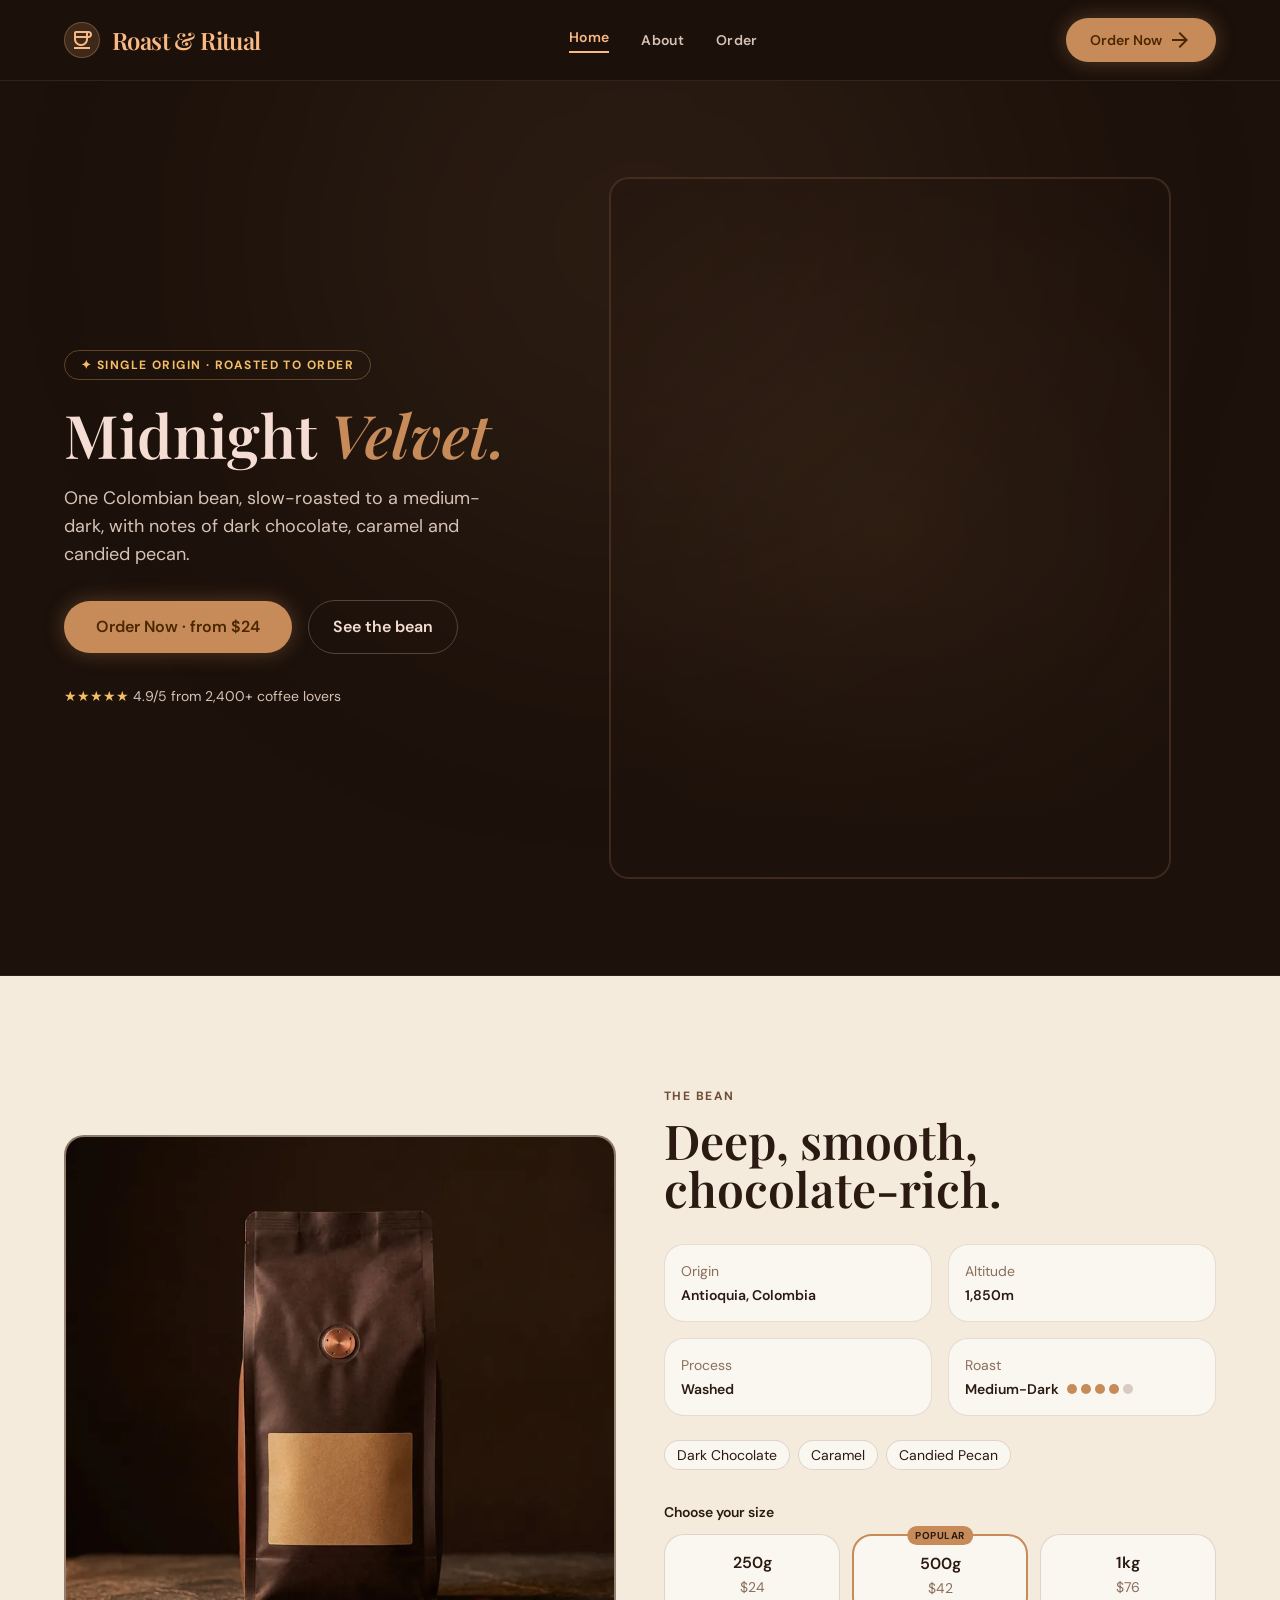
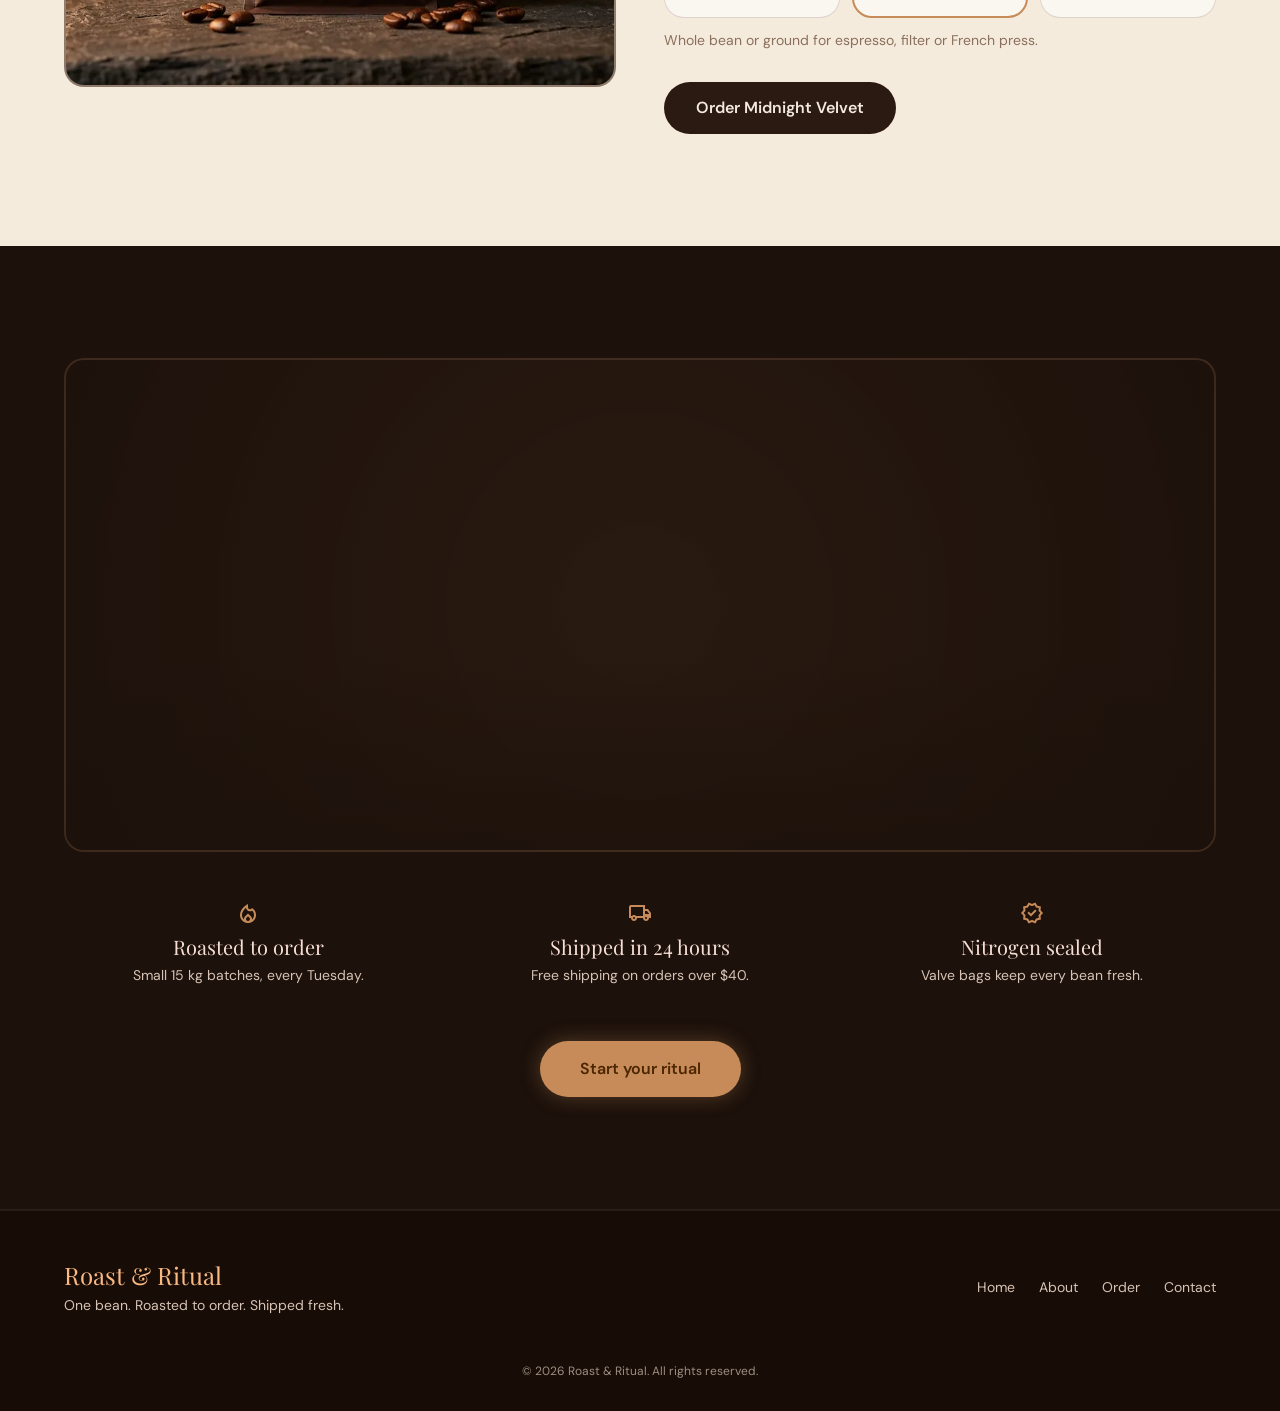
<file: index.html>
<!DOCTYPE html>
<html class="dark" lang="en">
<head>
  <meta charset="utf-8"/>
  <meta name="viewport" content="width=device-width, initial-scale=1.0"/>
  <title>Midnight Velvet — Roast &amp; Ritual</title>
  <meta name="description" content="Midnight Velvet: single-origin Colombian coffee beans with notes of dark chocolate, caramel and candied pecan. Roasted to order, shipped within 24 hours."/>
  <link rel="icon" type="image/svg+xml" href="favicon.svg?v=2"/>
  <link rel="icon" type="image/x-icon" href="favicon.ico?v=2"/>
  <link rel="apple-touch-icon" sizes="180x180" href="assets/apple-touch-icon.png?v=2"/>
  <link rel="preload" href="assets/fonts/dmsans-latin.woff2" as="font" type="font/woff2" crossorigin=""/>
  <link rel="preload" href="assets/fonts/playfair-display-latin.woff2" as="font" type="font/woff2" crossorigin=""/>
  <link rel="preload" href="assets/fonts/material-symbols-outlined.woff2" as="font" type="font/woff2" crossorigin=""/>
  <link rel="preload" href="assets/home-hero-brew-poster.webp" as="image" type="image/webp" fetchpriority="high"/>
  <link rel="stylesheet" href="css/styles.css"/>
  <script>document.documentElement.classList.add("js")</script>
</head>
<body class="bg-surface text-on-surface antialiased overflow-x-hidden">

  <header class="sticky top-0 z-50 bg-surface/85 backdrop-blur-md border-b border-outline-variant/40">
    <div class="max-w-[1200px] mx-auto px-6 h-20 flex items-center justify-between">
      <a class="flex items-center gap-3" href="index.html" aria-label="Roast &amp; Ritual home">
        <span class="w-9 h-9 rounded-full bg-primary-container/20 border border-primary-container/40 flex items-center justify-center">
          <span class="material-symbols-outlined text-primary text-2xl" aria-hidden="true">coffee</span>
        </span>
        <span class="font-serif text-2xl text-primary font-semibold tracking-tight">Roast &amp; Ritual</span>
      </a>
      <nav class="hidden md:flex items-center gap-8 text-sm font-semibold tracking-wide" aria-label="Main">
        <a class="text-primary border-b-2 border-primary pb-1" href="index.html" aria-current="page">Home</a>
        <a class="text-on-surface-variant hover:text-secondary transition-colors" href="about.html">About</a>
        <a class="text-on-surface-variant hover:text-secondary transition-colors" href="order.html">Order</a>
      </nav>
      <div class="flex items-center gap-3">
        <a class="hidden sm:flex bg-primary-container text-on-primary-container text-sm font-semibold px-6 py-2.5 rounded-full hover:bg-secondary transition-colors shadow-glow items-center gap-1.5" href="order.html">
          Order Now <span class="material-symbols-outlined text-base" aria-hidden="true">arrow_forward</span>
        </a>
        <button id="mobile-menu-btn" class="md:hidden p-2 text-on-surface-variant" aria-label="Open menu" aria-expanded="false" aria-controls="mobile-menu">
          <span class="material-symbols-outlined text-2xl" aria-hidden="true">menu</span>
        </button>
      </div>
    </div>
    <div id="mobile-menu" class="hidden md:hidden border-t border-outline-variant/40 px-6 pb-4 text-base font-semibold">
      <a class="block py-3 text-primary" href="index.html">Home</a>
      <a class="block py-3 text-on-surface-variant" href="about.html">About</a>
      <a class="block py-3 text-on-surface-variant" href="order.html">Order</a>
      <a class="mt-2 block text-center bg-primary-container text-on-primary-container px-6 py-3 rounded-full" href="order.html">Order Now</a>
    </div>
  </header>

  <main>
    <!-- HERO · Asset 1 -->
    <section class="relative overflow-hidden border-b border-outline-variant/30">
      <div class="absolute -top-40 left-1/4 w-[640px] h-[640px] rounded-full bg-primary-container/10 blur-[140px] pointer-events-none"></div>
      <div class="relative max-w-[1200px] mx-auto px-6 py-16 lg:py-24 grid lg:grid-cols-12 gap-12 items-center">
        <div class="lg:col-span-5">
          <p class="inline-flex items-center gap-2 text-xs font-bold tracking-[0.12em] uppercase text-secondary border border-secondary/30 rounded-full px-4 py-1.5">✦ Single origin · Roasted to order</p>
          <h1 class="font-serif text-5xl lg:text-6xl leading-[1.05] font-semibold mt-6">Midnight <em class="text-primary-container">Velvet.</em></h1>
          <p class="text-lg text-on-surface-variant mt-5 max-w-md">One Colombian bean, slow-roasted to a medium-dark, with notes of dark chocolate, caramel and candied pecan.</p>
          <div class="flex flex-wrap items-center gap-4 mt-8">
            <a class="bg-primary-container text-on-primary-container font-semibold px-8 py-3.5 rounded-full hover:bg-secondary transition-colors shadow-glow" href="order.html">Order Now · from $24</a>
            <a class="text-on-surface font-semibold px-6 py-3.5 rounded-full border border-outline-variant hover:border-primary-container transition-colors" href="#product">See the bean</a>
          </div>
          <p class="mt-8 text-sm text-on-surface-variant"><span class="text-secondary">★★★★★</span> 4.9/5 from 2,400+ coffee lovers</p>
        </div>
        <div class="lg:col-span-7">
          <div class="asset-slot asset-fade aspect-[4/5] max-h-[78vh] mx-auto is-loaded" data-asset="home-hero-brew.mp4">
            <span class="asset-label"><span class="material-symbols-outlined" aria-hidden="true">coffee_maker</span>[ASSET: home-hero-brew.mp4]</span>
            <video class="asset-media" src="assets/home-hero-brew.mp4" poster="assets/home-hero-brew-poster.webp" autoplay muted loop playsinline preload="metadata" fetchpriority="high" aria-hidden="true"></video>
          </div>
        </div>
      </div>
    </section>

    <!-- PRODUCT · Asset 2 -->
    <section id="product" class="bg-latte-cream text-deep-roast">
      <div class="max-w-[1200px] mx-auto px-6 py-20 lg:py-28 grid lg:grid-cols-2 gap-12 items-center">
        <div class="reveal">
          <div class="asset-slot aspect-square is-loaded" data-asset="product-bag.jpg">
            <span class="asset-label"><span class="material-symbols-outlined" aria-hidden="true">inventory_2</span>[ASSET: product-bag.jpg]</span>
            <picture class="asset-media">
              <source type="image/webp" srcset="assets/product-bag-400.webp 400w, assets/product-bag-800.webp 800w, assets/product-bag.webp 1024w" sizes="(max-width: 640px) 90vw, (max-width: 1024px) 50vw, 560px"/>
              <img class="asset-media" src="assets/product-bag.jpg" alt="Midnight Velvet coffee bag" width="1024" height="1024" loading="lazy" decoding="async"/>
            </picture>
          </div>
        </div>
        <div class="reveal">
          <p class="text-xs font-bold tracking-[0.12em] uppercase text-mocha-brown">The bean</p>
          <h2 class="font-serif text-4xl lg:text-5xl font-semibold mt-3">Deep, smooth, chocolate-rich.</h2>
          <dl class="grid grid-cols-2 gap-4 mt-8 text-sm">
            <div class="bg-crema-white rounded-card p-4 border border-mocha-brown/15"><dt class="text-muted-mocha">Origin</dt><dd class="font-semibold mt-1">Antioquia, Colombia</dd></div>
            <div class="bg-crema-white rounded-card p-4 border border-mocha-brown/15"><dt class="text-muted-mocha">Altitude</dt><dd class="font-semibold mt-1">1,850m</dd></div>
            <div class="bg-crema-white rounded-card p-4 border border-mocha-brown/15"><dt class="text-muted-mocha">Process</dt><dd class="font-semibold mt-1">Washed</dd></div>
            <div class="bg-crema-white rounded-card p-4 border border-mocha-brown/15"><dt class="text-muted-mocha">Roast</dt><dd class="font-semibold mt-1 flex items-center gap-2">Medium-Dark <span class="flex gap-1" aria-hidden="true"><i class="w-2.5 h-2.5 rounded-full bg-caramel-gold"></i><i class="w-2.5 h-2.5 rounded-full bg-caramel-gold"></i><i class="w-2.5 h-2.5 rounded-full bg-caramel-gold"></i><i class="w-2.5 h-2.5 rounded-full bg-caramel-gold"></i><i class="w-2.5 h-2.5 rounded-full bg-mocha-brown/25"></i></span></dd></div>
          </dl>
          <div class="flex flex-wrap gap-2 mt-6">
            <span class="text-sm px-3 py-1 rounded-full bg-crema-white border border-mocha-brown/20">Dark Chocolate</span>
            <span class="text-sm px-3 py-1 rounded-full bg-crema-white border border-mocha-brown/20">Caramel</span>
            <span class="text-sm px-3 py-1 rounded-full bg-crema-white border border-mocha-brown/20">Candied Pecan</span>
          </div>
          <p class="text-sm font-semibold mt-8">Choose your size</p>
          <div class="grid grid-cols-3 gap-3 mt-3">
            <a class="rounded-card bg-crema-white border border-mocha-brown/20 hover:border-caramel-gold p-4 text-center transition-colors" href="order.html?size=250"><span class="block font-semibold">250g</span><span class="text-sm text-muted-mocha">$24</span></a>
            <a class="rounded-card bg-crema-white border-2 border-caramel-gold p-4 text-center relative" href="order.html?size=500"><span class="absolute -top-2.5 left-1/2 -translate-x-1/2 text-[10px] font-bold uppercase tracking-wider bg-caramel-gold text-deep-roast px-2 py-0.5 rounded-full">Popular</span><span class="block font-semibold">500g</span><span class="text-sm text-muted-mocha">$42</span></a>
            <a class="rounded-card bg-crema-white border border-mocha-brown/20 hover:border-caramel-gold p-4 text-center transition-colors" href="order.html?size=1000"><span class="block font-semibold">1kg</span><span class="text-sm text-muted-mocha">$76</span></a>
          </div>
          <p class="text-sm text-muted-mocha mt-3">Whole bean or ground for espresso, filter or French press.</p>
          <a class="inline-flex mt-8 bg-deep-roast text-warm-ivory font-semibold px-8 py-3.5 rounded-full hover:bg-mocha-brown transition-colors" href="order.html">Order Midnight Velvet</a>
        </div>
      </div>
    </section>

    <!-- RITUAL · Asset 3 -->
    <section class="border-b border-outline-variant/30">
      <div class="max-w-[1200px] mx-auto px-6 py-20 lg:py-28">
        <div class="reveal">
          <div class="asset-slot asset-fade aspect-[16/9] lg:aspect-[21/9] is-loaded" data-asset="home-pour-loop.mp4">
            <span class="asset-label"><span class="material-symbols-outlined" aria-hidden="true">local_cafe</span>[ASSET: home-pour-loop.mp4]</span>
            <video class="asset-media" data-src="assets/home-pour-loop.mp4" poster="assets/home-pour-loop-poster.webp" muted loop playsinline preload="none" aria-hidden="true"></video>
          </div>
        </div>
        <div class="grid sm:grid-cols-3 gap-6 mt-12 reveal">
          <div class="text-center"><span class="material-symbols-outlined text-primary-container text-3xl" aria-hidden="true">local_fire_department</span><h3 class="font-serif text-xl mt-2">Roasted to order</h3><p class="text-sm text-on-surface-variant mt-1">Small 15 kg batches, every Tuesday.</p></div>
          <div class="text-center"><span class="material-symbols-outlined text-primary-container text-3xl" aria-hidden="true">local_shipping</span><h3 class="font-serif text-xl mt-2">Shipped in 24 hours</h3><p class="text-sm text-on-surface-variant mt-1">Free shipping on orders over $40.</p></div>
          <div class="text-center"><span class="material-symbols-outlined text-primary-container text-3xl" aria-hidden="true">verified</span><h3 class="font-serif text-xl mt-2">Nitrogen sealed</h3><p class="text-sm text-on-surface-variant mt-1">Valve bags keep every bean fresh.</p></div>
        </div>
        <div class="text-center mt-14">
          <a class="inline-flex bg-primary-container text-on-primary-container font-semibold px-10 py-4 rounded-full hover:bg-secondary transition-colors shadow-glow" href="order.html">Start your ritual</a>
        </div>
      </div>
    </section>
  </main>

  <footer class="bg-surface-container-lowest border-t border-outline-variant/30">
    <div class="max-w-[1200px] mx-auto px-6 py-12 flex flex-col md:flex-row gap-8 md:items-center md:justify-between">
      <div>
        <p class="font-serif text-2xl text-primary">Roast &amp; Ritual</p>
        <p class="text-sm text-on-surface-variant mt-1">One bean. Roasted to order. Shipped fresh.</p>
      </div>
      <nav class="flex gap-6 text-sm text-on-surface-variant" aria-label="Footer">
        <a class="hover:text-secondary" href="index.html">Home</a>
        <a class="hover:text-secondary" href="about.html">About</a>
        <a class="hover:text-secondary" href="order.html">Order</a>
        <a class="hover:text-secondary" href="mailto:hello@roastandritual.com">Contact</a>
      </nav>
    </div>
    <p class="text-center text-xs text-outline pb-8">© <span data-year>2026</span> Roast &amp; Ritual. All rights reserved.</p>
  </footer>
  <script src="js/main.js" defer></script>
</body>
</html>
</file>
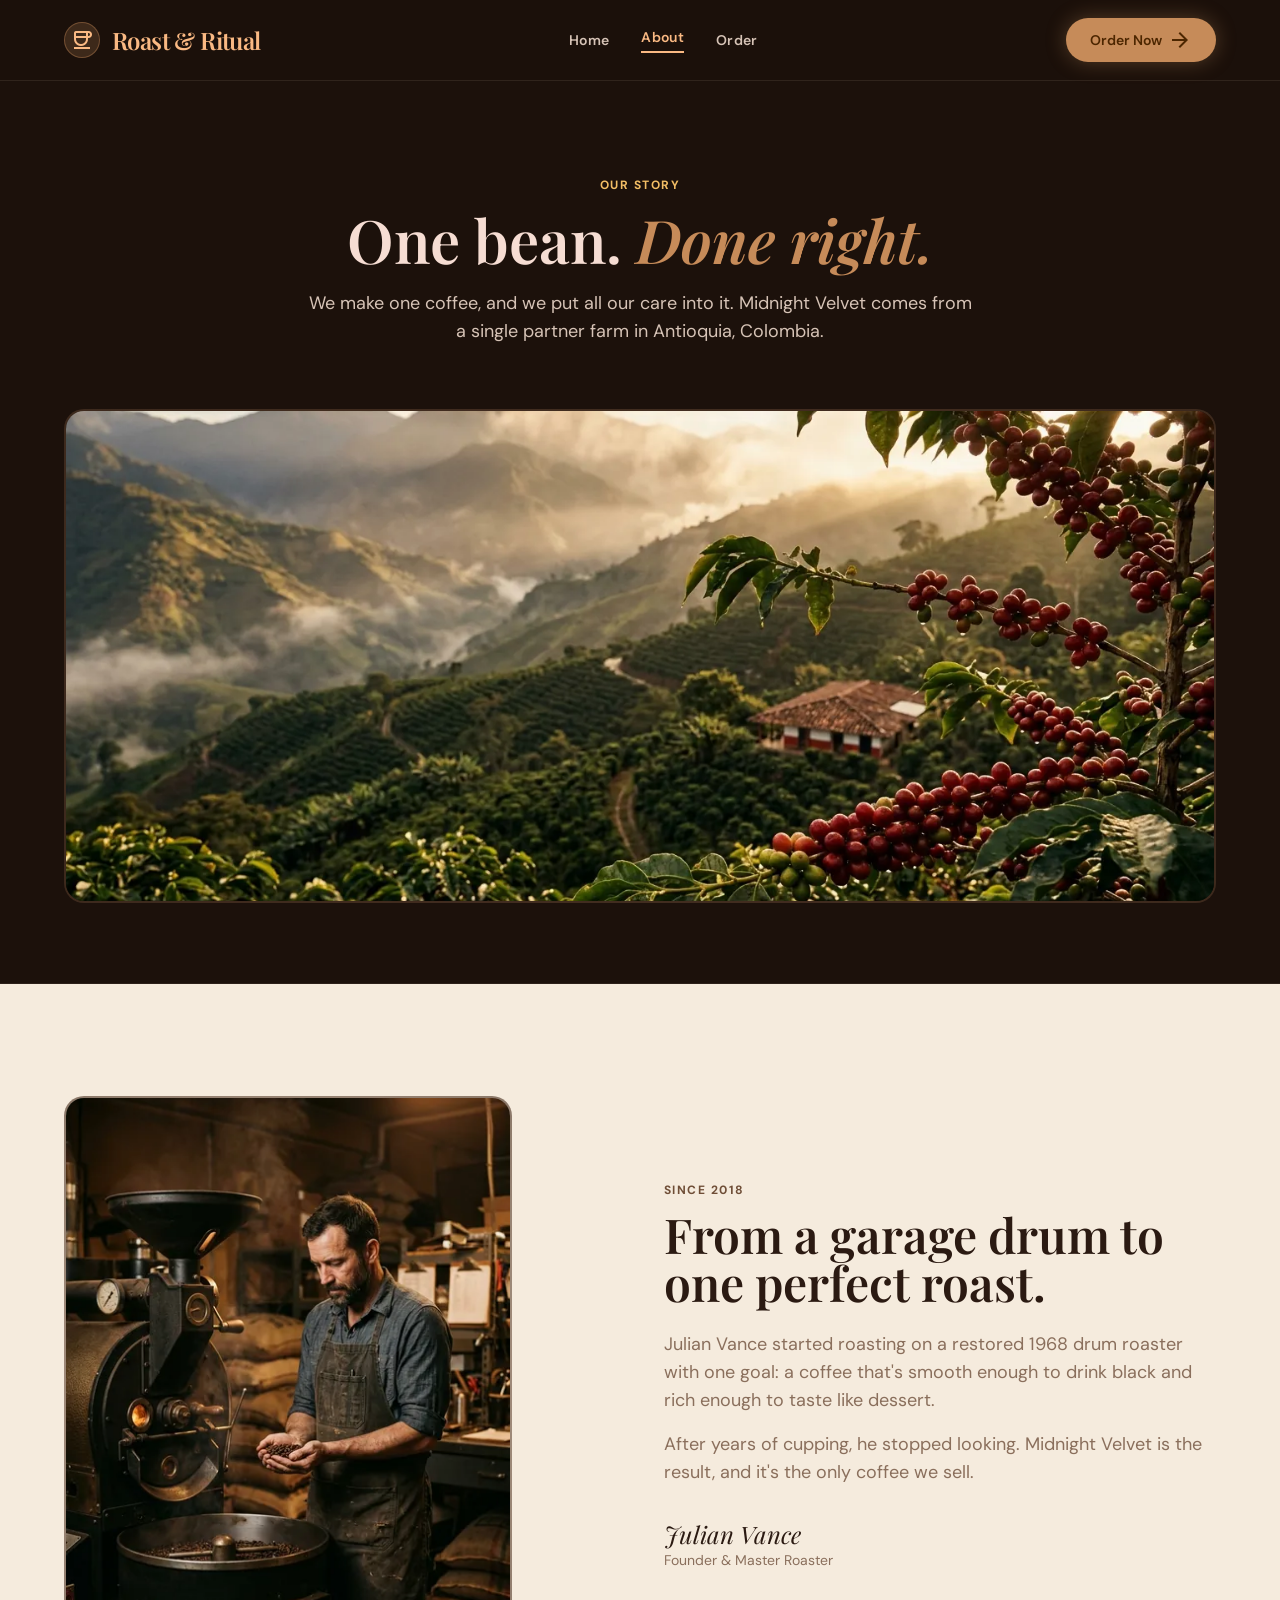
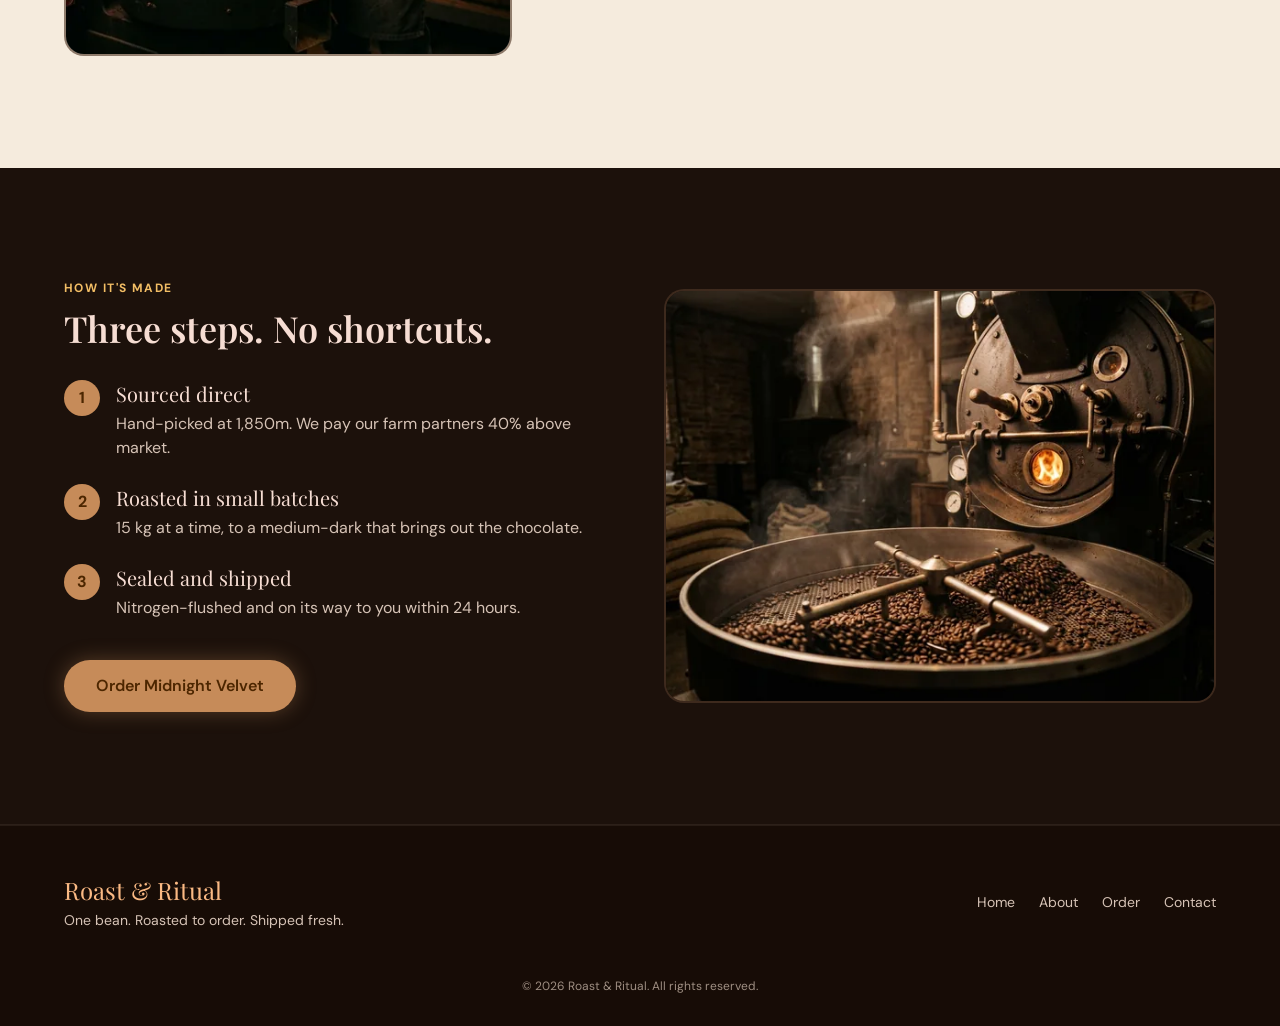
<file: about.html>
<!DOCTYPE html>
<html class="dark" lang="en">
<head>
  <meta charset="utf-8"/>
  <meta name="viewport" content="width=device-width, initial-scale=1.0"/>
  <title>About — Roast &amp; Ritual</title>
  <meta name="description" content="The story behind Midnight Velvet: one farm partnership in Antioquia, Colombia, roasted in small batches."/>
  <link rel="icon" type="image/svg+xml" href="favicon.svg?v=2"/>
  <link rel="icon" type="image/x-icon" href="favicon.ico?v=2"/>
  <link rel="apple-touch-icon" sizes="180x180" href="assets/apple-touch-icon.png?v=2"/>
  <link rel="preload" href="assets/fonts/dmsans-latin.woff2" as="font" type="font/woff2" crossorigin=""/>
  <link rel="preload" href="assets/fonts/playfair-display-latin.woff2" as="font" type="font/woff2" crossorigin=""/>
  <link rel="preload" href="assets/fonts/material-symbols-outlined.woff2" as="font" type="font/woff2" crossorigin=""/>
  <link rel="preload" as="image" href="assets/about-origin-720.webp" imagesrcset="assets/about-origin-480.webp 480w, assets/about-origin-720.webp 720w, assets/about-origin-1024.webp 1024w, assets/about-origin-1376.webp 1376w" imagesizes="(max-width: 1200px) 100vw, 1200px" fetchpriority="high"/>
  <link rel="stylesheet" href="css/styles.css"/>
  <script>document.documentElement.classList.add("js")</script>
</head>
<body class="bg-surface text-on-surface antialiased overflow-x-hidden">

  <header class="sticky top-0 z-50 bg-surface/85 backdrop-blur-md border-b border-outline-variant/40">
    <div class="max-w-[1200px] mx-auto px-6 h-20 flex items-center justify-between">
      <a class="flex items-center gap-3" href="index.html" aria-label="Roast &amp; Ritual home">
        <span class="w-9 h-9 rounded-full bg-primary-container/20 border border-primary-container/40 flex items-center justify-center">
          <span class="material-symbols-outlined text-primary text-2xl" aria-hidden="true">coffee</span>
        </span>
        <span class="font-serif text-2xl text-primary font-semibold tracking-tight">Roast &amp; Ritual</span>
      </a>
      <nav class="hidden md:flex items-center gap-8 text-sm font-semibold tracking-wide" aria-label="Main">
        <a class="text-on-surface-variant hover:text-secondary transition-colors" href="index.html">Home</a>
        <a class="text-primary border-b-2 border-primary pb-1" href="about.html" aria-current="page">About</a>
        <a class="text-on-surface-variant hover:text-secondary transition-colors" href="order.html">Order</a>
      </nav>
      <div class="flex items-center gap-3">
        <a class="hidden sm:flex bg-primary-container text-on-primary-container text-sm font-semibold px-6 py-2.5 rounded-full hover:bg-secondary transition-colors shadow-glow items-center gap-1.5" href="order.html">
          Order Now <span class="material-symbols-outlined text-base" aria-hidden="true">arrow_forward</span>
        </a>
        <button id="mobile-menu-btn" class="md:hidden p-2 text-on-surface-variant" aria-label="Open menu" aria-expanded="false" aria-controls="mobile-menu">
          <span class="material-symbols-outlined text-2xl" aria-hidden="true">menu</span>
        </button>
      </div>
    </div>
    <div id="mobile-menu" class="hidden md:hidden border-t border-outline-variant/40 px-6 pb-4 text-base font-semibold">
      <a class="block py-3 text-on-surface-variant" href="index.html">Home</a>
      <a class="block py-3 text-primary" href="about.html">About</a>
      <a class="block py-3 text-on-surface-variant" href="order.html">Order</a>
      <a class="mt-2 block text-center bg-primary-container text-on-primary-container px-6 py-3 rounded-full" href="order.html">Order Now</a>
    </div>
  </header>

  <main>
    <!-- HERO · Asset 1 -->
    <section class="border-b border-outline-variant/30">
      <div class="max-w-[1200px] mx-auto px-6 pt-16 lg:pt-24 pb-16 text-center">
        <p class="text-xs font-bold tracking-[0.12em] uppercase text-secondary">Our story</p>
        <h1 class="font-serif text-5xl lg:text-6xl font-semibold mt-4">One bean. <em class="text-primary-container">Done right.</em></h1>
        <p class="text-lg text-on-surface-variant mt-5 max-w-2xl mx-auto">We make one coffee, and we put all our care into it. Midnight Velvet comes from a single partner farm in Antioquia, Colombia.</p>
      </div>
      <div class="max-w-[1200px] mx-auto px-6 pb-20">
        <div class="asset-slot aspect-[16/9] lg:aspect-[21/9] is-loaded" data-asset="about-origin.jpg">
          <span class="asset-label"><span class="material-symbols-outlined" aria-hidden="true">landscape</span>[ASSET: about-origin.jpg]</span>
          <picture class="asset-media">
            <source type="image/webp" srcset="assets/about-origin-480.webp 480w, assets/about-origin-720.webp 720w, assets/about-origin-1024.webp 1024w, assets/about-origin-1376.webp 1376w" sizes="(max-width: 1200px) 100vw, 1200px"/>
            <img class="asset-media" src="assets/about-origin.jpg" alt="Coffee farm in Antioquia, Colombia" width="1376" height="768" fetchpriority="high" decoding="async"/>
          </picture>
        </div>
      </div>
    </section>

    <!-- STORY · Asset 2 -->
    <section class="bg-latte-cream text-deep-roast">
      <div class="max-w-[1200px] mx-auto px-6 py-20 lg:py-28 grid lg:grid-cols-2 gap-12 items-center">
        <div class="reveal">
          <div class="asset-slot aspect-[4/5] max-w-md mx-auto lg:mx-0 is-loaded" data-asset="about-founder.jpg">
            <span class="asset-label"><span class="material-symbols-outlined" aria-hidden="true">person</span>[ASSET: about-founder.jpg]</span>
            <picture class="asset-media">
              <source type="image/webp" srcset="assets/about-founder-450.webp 450w, assets/about-founder.webp 896w" sizes="(max-width: 1024px) 90vw, 448px"/>
              <img class="asset-media" src="assets/about-founder.jpg" alt="Julian Vance, founder and master roaster" width="896" height="1200" loading="lazy" decoding="async"/>
            </picture>
          </div>
        </div>
        <div class="reveal">
          <p class="text-xs font-bold tracking-[0.12em] uppercase text-mocha-brown">Since 2018</p>
          <h2 class="font-serif text-4xl lg:text-5xl font-semibold mt-3">From a garage drum to one perfect roast.</h2>
          <p class="mt-6 text-muted-mocha text-lg">Julian Vance started roasting on a restored 1968 drum roaster with one goal: a coffee that's smooth enough to drink black and rich enough to taste like dessert.</p>
          <p class="mt-4 text-muted-mocha text-lg">After years of cupping, he stopped looking. Midnight Velvet is the result, and it's the only coffee we sell.</p>
          <p class="font-serif italic text-2xl mt-8">Julian Vance</p>
          <p class="text-sm text-muted-mocha">Founder &amp; Master Roaster</p>
        </div>
      </div>
    </section>

    <!-- PROCESS · Asset 3 -->
    <section class="border-b border-outline-variant/30">
      <div class="max-w-[1200px] mx-auto px-6 py-20 lg:py-28 grid lg:grid-cols-2 gap-12 items-center">
        <div class="reveal lg:order-2">
          <div class="asset-slot aspect-[4/3] is-loaded" data-asset="about-roast.jpg">
            <span class="asset-label"><span class="material-symbols-outlined" aria-hidden="true">local_fire_department</span>[ASSET: about-roast.jpg]</span>
            <picture class="asset-media">
              <source type="image/webp" srcset="assets/about-roast-600.webp 600w, assets/about-roast.webp 1200w" sizes="(max-width: 1024px) 90vw, 560px"/>
              <img class="asset-media" src="assets/about-roast.jpg" alt="Freshly roasted beans in the drum roaster cooling tray" width="1200" height="896" loading="lazy" decoding="async"/>
            </picture>
          </div>
        </div>
        <div class="reveal lg:order-1">
          <p class="text-xs font-bold tracking-[0.12em] uppercase text-secondary">How it's made</p>
          <h2 class="font-serif text-4xl font-semibold mt-3">Three steps. No shortcuts.</h2>
          <ol class="mt-8 space-y-6">
            <li class="flex gap-4"><span class="w-9 h-9 shrink-0 rounded-full bg-primary-container text-on-primary-container font-bold flex items-center justify-center">1</span><div><h3 class="font-serif text-xl">Sourced direct</h3><p class="text-on-surface-variant mt-1">Hand-picked at 1,850m. We pay our farm partners 40% above market.</p></div></li>
            <li class="flex gap-4"><span class="w-9 h-9 shrink-0 rounded-full bg-primary-container text-on-primary-container font-bold flex items-center justify-center">2</span><div><h3 class="font-serif text-xl">Roasted in small batches</h3><p class="text-on-surface-variant mt-1">15 kg at a time, to a medium-dark that brings out the chocolate.</p></div></li>
            <li class="flex gap-4"><span class="w-9 h-9 shrink-0 rounded-full bg-primary-container text-on-primary-container font-bold flex items-center justify-center">3</span><div><h3 class="font-serif text-xl">Sealed and shipped</h3><p class="text-on-surface-variant mt-1">Nitrogen-flushed and on its way to you within 24 hours.</p></div></li>
          </ol>
          <a class="inline-flex mt-10 bg-primary-container text-on-primary-container font-semibold px-8 py-3.5 rounded-full hover:bg-secondary transition-colors shadow-glow" href="order.html">Order Midnight Velvet</a>
        </div>
      </div>
    </section>
  </main>

  <footer class="bg-surface-container-lowest border-t border-outline-variant/30">
    <div class="max-w-[1200px] mx-auto px-6 py-12 flex flex-col md:flex-row gap-8 md:items-center md:justify-between">
      <div>
        <p class="font-serif text-2xl text-primary">Roast &amp; Ritual</p>
        <p class="text-sm text-on-surface-variant mt-1">One bean. Roasted to order. Shipped fresh.</p>
      </div>
      <nav class="flex gap-6 text-sm text-on-surface-variant" aria-label="Footer">
        <a class="hover:text-secondary" href="index.html">Home</a>
        <a class="hover:text-secondary" href="about.html">About</a>
        <a class="hover:text-secondary" href="order.html">Order</a>
        <a class="hover:text-secondary" href="mailto:hello@roastandritual.com">Contact</a>
      </nav>
    </div>
    <p class="text-center text-xs text-outline pb-8">© <span data-year>2026</span> Roast &amp; Ritual. All rights reserved.</p>
  </footer>
  <script src="js/main.js" defer></script>
</body>
</html>
</file>
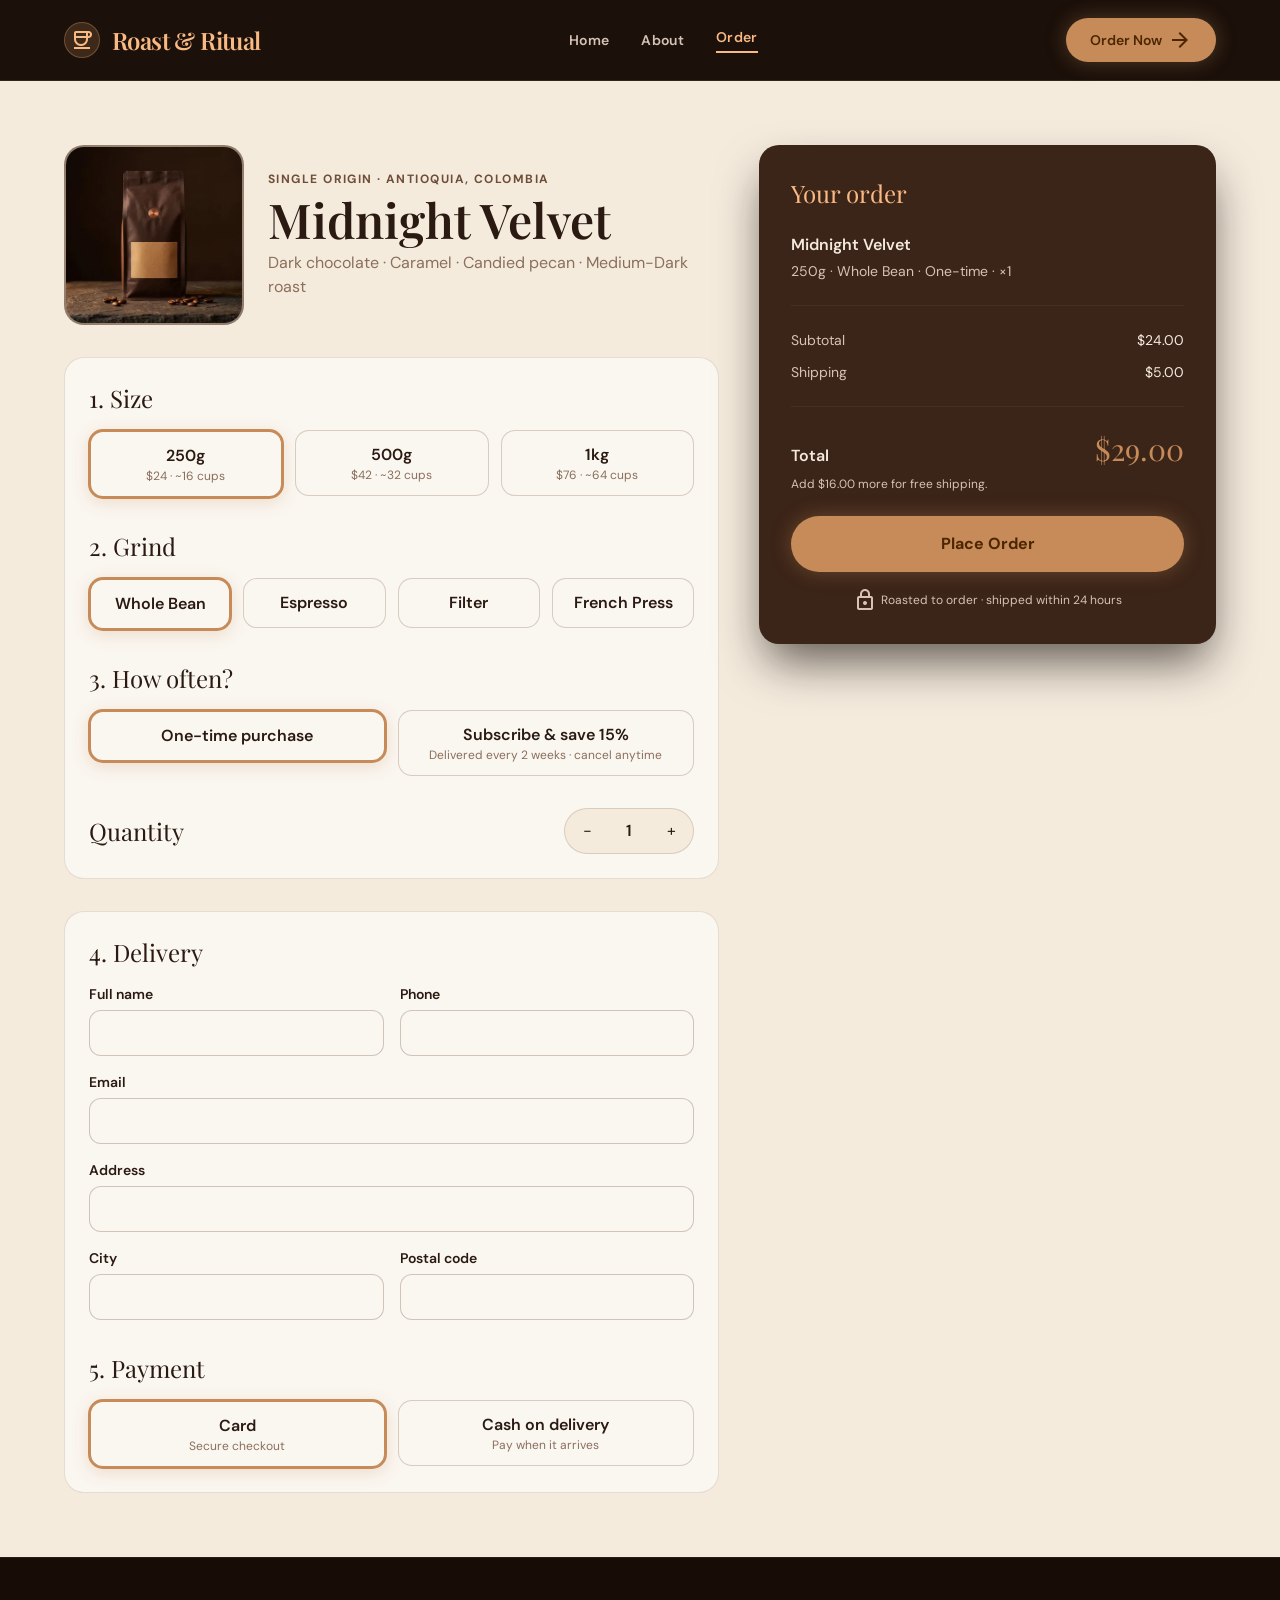
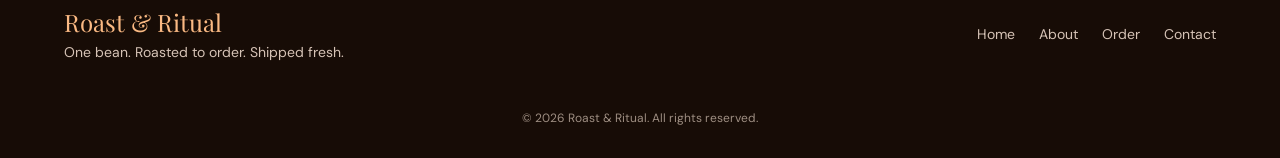
<file: order.html>
<!DOCTYPE html>
<html class="dark" lang="en">
<head>
  <meta charset="utf-8"/>
  <meta name="viewport" content="width=device-width, initial-scale=1.0"/>
  <title>Order Midnight Velvet — Roast &amp; Ritual</title>
  <meta name="description" content="Order Midnight Velvet coffee beans. Choose your size and grind, buy once or subscribe and save 15%."/>
  <link rel="icon" type="image/svg+xml" href="favicon.svg?v=2"/>
  <link rel="icon" type="image/x-icon" href="favicon.ico?v=2"/>
  <link rel="apple-touch-icon" sizes="180x180" href="assets/apple-touch-icon.png?v=2"/>
  <link rel="preload" href="assets/fonts/dmsans-latin.woff2" as="font" type="font/woff2" crossorigin=""/>
  <link rel="preload" href="assets/fonts/playfair-display-latin.woff2" as="font" type="font/woff2" crossorigin=""/>
  <link rel="preload" href="assets/fonts/material-symbols-outlined.woff2" as="font" type="font/woff2" crossorigin=""/>
  <link rel="preload" href="assets/product-bag-400.webp" as="image" type="image/webp" fetchpriority="high"/>
  <link rel="stylesheet" href="css/styles.css"/>
  <script>document.documentElement.classList.add("js")</script>
</head>
<body class="bg-surface text-on-surface antialiased overflow-x-hidden">

  <header class="sticky top-0 z-50 bg-surface/85 backdrop-blur-md border-b border-outline-variant/40">
    <div class="max-w-[1200px] mx-auto px-6 h-20 flex items-center justify-between">
      <a class="flex items-center gap-3" href="index.html" aria-label="Roast &amp; Ritual home">
        <span class="w-9 h-9 rounded-full bg-primary-container/20 border border-primary-container/40 flex items-center justify-center">
          <span class="material-symbols-outlined text-primary text-2xl" aria-hidden="true">coffee</span>
        </span>
        <span class="font-serif text-2xl text-primary font-semibold tracking-tight">Roast &amp; Ritual</span>
      </a>
      <nav class="hidden md:flex items-center gap-8 text-sm font-semibold tracking-wide" aria-label="Main">
        <a class="text-on-surface-variant hover:text-secondary transition-colors" href="index.html">Home</a>
        <a class="text-on-surface-variant hover:text-secondary transition-colors" href="about.html">About</a>
        <a class="text-primary border-b-2 border-primary pb-1" href="order.html" aria-current="page">Order</a>
      </nav>
      <div class="flex items-center gap-3">
        <a class="hidden sm:flex bg-primary-container text-on-primary-container text-sm font-semibold px-6 py-2.5 rounded-full hover:bg-secondary transition-colors shadow-glow items-center gap-1.5" href="order.html">
          Order Now <span class="material-symbols-outlined text-base" aria-hidden="true">arrow_forward</span>
        </a>
        <button id="mobile-menu-btn" class="md:hidden p-2 text-on-surface-variant" aria-label="Open menu" aria-expanded="false" aria-controls="mobile-menu">
          <span class="material-symbols-outlined text-2xl" aria-hidden="true">menu</span>
        </button>
      </div>
    </div>
    <div id="mobile-menu" class="hidden md:hidden border-t border-outline-variant/40 px-6 pb-4 text-base font-semibold">
      <a class="block py-3 text-on-surface-variant" href="index.html">Home</a>
      <a class="block py-3 text-on-surface-variant" href="about.html">About</a>
      <a class="block py-3 text-primary" href="order.html">Order</a>
      <a class="mt-2 block text-center bg-primary-container text-on-primary-container px-6 py-3 rounded-full" href="order.html">Order Now</a>
    </div>
  </header>

  <main class="bg-latte-cream text-deep-roast">
    <form id="order-form" class="max-w-[1200px] mx-auto px-6 py-12 lg:py-16 grid lg:grid-cols-12 gap-10" novalidate>
      <!-- Product + options -->
      <div class="lg:col-span-7 space-y-8">
        <div class="grid sm:grid-cols-[180px_1fr] gap-6 items-center">
          <div class="asset-slot aspect-square is-loaded" data-asset="product-bag.jpg">
            <span class="asset-label"><span class="material-symbols-outlined" aria-hidden="true">inventory_2</span>[ASSET: product-bag.jpg]</span>
            <picture class="asset-media">
              <source type="image/webp" srcset="assets/product-bag-400.webp 400w, assets/product-bag-800.webp 800w, assets/product-bag.webp 1024w" sizes="(max-width: 640px) 100vw, 180px"/>
              <img class="asset-media" src="assets/product-bag.jpg" alt="Midnight Velvet coffee bag" width="1024" height="1024" fetchpriority="high" decoding="async"/>
            </picture>
          </div>
          <div>
            <p class="text-xs font-bold tracking-[0.12em] uppercase text-mocha-brown">Single origin · Antioquia, Colombia</p>
            <h1 class="font-serif text-4xl lg:text-5xl font-semibold mt-2">Midnight Velvet</h1>
            <p class="text-muted-mocha mt-2">Dark chocolate · Caramel · Candied pecan · Medium-Dark roast</p>
          </div>
        </div>

        <fieldset class="bg-crema-white rounded-card border border-mocha-brown/15 p-6">
          <legend class="sr-only">Size</legend>
          <p class="font-serif text-2xl">1. Size</p>
          <div class="grid grid-cols-3 gap-3 mt-4">
            <label class="option relative"><input type="radio" name="size" value="250" checked /><span class="pill"><span class="font-semibold">250g</span><span class="text-xs text-muted-mocha">$24 · ~16 cups</span></span></label>
            <label class="option relative"><input type="radio" name="size" value="500" /><span class="pill"><span class="font-semibold">500g</span><span class="text-xs text-muted-mocha">$42 · ~32 cups</span></span></label>
            <label class="option relative"><input type="radio" name="size" value="1000" /><span class="pill"><span class="font-semibold">1kg</span><span class="text-xs text-muted-mocha">$76 · ~64 cups</span></span></label>
          </div>
          <p class="font-serif text-2xl mt-8">2. Grind</p>
          <div class="grid grid-cols-2 sm:grid-cols-4 gap-3 mt-4">
            <label class="option relative"><input type="radio" name="grind" value="Whole Bean" checked /><span class="pill"><span class="font-semibold">Whole Bean</span></span></label>
            <label class="option relative"><input type="radio" name="grind" value="Espresso" /><span class="pill"><span class="font-semibold">Espresso</span></span></label>
            <label class="option relative"><input type="radio" name="grind" value="Filter" /><span class="pill"><span class="font-semibold">Filter</span></span></label>
            <label class="option relative"><input type="radio" name="grind" value="French Press" /><span class="pill"><span class="font-semibold">French Press</span></span></label>
          </div>
          <p class="font-serif text-2xl mt-8">3. How often?</p>
          <div class="grid sm:grid-cols-2 gap-3 mt-4">
            <label class="option relative"><input type="radio" name="plan" value="once" checked /><span class="pill"><span class="font-semibold">One-time purchase</span></span></label>
            <label class="option relative"><input type="radio" name="plan" value="subscribe" /><span class="pill"><span class="font-semibold">Subscribe &amp; save 15%</span><span class="text-xs text-muted-mocha">Delivered every 2 weeks · cancel anytime</span></span></label>
          </div>
          <div class="flex items-center justify-between mt-8">
            <p class="font-serif text-2xl">Quantity</p>
            <div class="flex items-center gap-3 bg-latte-cream rounded-full p-1 border border-mocha-brown/20">
              <button type="button" id="qty-minus" class="w-9 h-9 rounded-full hover:bg-crema-white" aria-label="Decrease quantity">−</button>
              <output id="qty" class="w-6 text-center font-semibold" aria-live="polite">1</output>
              <button type="button" id="qty-plus" class="w-9 h-9 rounded-full hover:bg-crema-white" aria-label="Increase quantity">+</button>
            </div>
          </div>
        </fieldset>

        <fieldset class="bg-crema-white rounded-card border border-mocha-brown/15 p-6">
          <legend class="sr-only">Delivery details</legend>
          <p class="font-serif text-2xl">4. Delivery</p>
          <div class="grid sm:grid-cols-2 gap-4 mt-4">
            <label class="text-sm font-semibold">Full name<input class="field mt-1.5" name="name" autocomplete="name" required/></label>
            <label class="text-sm font-semibold">Phone<input class="field mt-1.5" name="phone" type="tel" autocomplete="tel" required/></label>
            <label class="text-sm font-semibold sm:col-span-2">Email<input class="field mt-1.5" name="email" type="email" autocomplete="email" required/></label>
            <label class="text-sm font-semibold sm:col-span-2">Address<input class="field mt-1.5" name="address" autocomplete="street-address" required/></label>
            <label class="text-sm font-semibold">City<input class="field mt-1.5" name="city" autocomplete="address-level2" required/></label>
            <label class="text-sm font-semibold">Postal code<input class="field mt-1.5" name="postal" autocomplete="postal-code"/></label>
          </div>
          <p class="font-serif text-2xl mt-8">5. Payment</p>
          <div class="grid sm:grid-cols-2 gap-3 mt-4">
            <label class="option relative"><input type="radio" name="payment" value="card" checked /><span class="pill"><span class="font-semibold">Card</span><span class="text-xs text-muted-mocha">Secure checkout</span></span></label>
            <label class="option relative"><input type="radio" name="payment" value="cod" /><span class="pill"><span class="font-semibold">Cash on delivery</span><span class="text-xs text-muted-mocha">Pay when it arrives</span></span></label>
          </div>
        </fieldset>
      </div>

      <!-- Summary -->
      <aside class="lg:col-span-5">
        <div class="lg:sticky lg:top-28 bg-dark-chocolate text-warm-ivory rounded-card p-6 lg:p-8 shadow-level-3">
          <h2 class="font-serif text-2xl text-primary">Your order</h2>
          <div class="mt-6 pb-6 border-b border-outline-variant/40">
            <p class="font-semibold">Midnight Velvet</p>
            <p id="sum-variant" class="text-sm text-on-surface-variant mt-1">250g · Whole Bean · One-time · ×1</p>
          </div>
          <dl class="space-y-3 py-6 text-sm border-b border-outline-variant/40">
            <div class="flex justify-between"><dt class="text-on-surface-variant">Subtotal</dt><dd id="sum-subtotal">$24.00</dd></div>
            <div id="sum-discount-row" class="flex justify-between hidden"><dt class="text-on-surface-variant">Subscription (−15%)</dt><dd id="sum-discount" class="text-secondary">−$0.00</dd></div>
            <div class="flex justify-between"><dt class="text-on-surface-variant">Shipping</dt><dd id="sum-shipping">$5.00</dd></div>
          </dl>
          <div class="flex justify-between items-baseline pt-6">
            <span class="font-semibold">Total</span><span id="sum-total" class="font-serif text-3xl text-primary-container">$29.00</span>
          </div>
          <p id="ship-note" class="text-xs text-on-surface-variant mt-2">Add $16.00 more for free shipping.</p>
          <button type="submit" class="w-full mt-6 bg-primary-container text-on-primary-container font-bold py-4 rounded-full hover:bg-secondary transition-colors shadow-glow">Place Order</button>
          <p id="form-error" class="hidden text-sm text-error mt-3 text-center" role="alert">Please fill in your delivery details.</p>
          <p class="text-xs text-on-surface-variant mt-4 text-center flex items-center justify-center gap-1"><span class="material-symbols-outlined text-sm" aria-hidden="true">lock</span> Roasted to order · shipped within 24 hours</p>
        </div>
      </aside>
    </form>
  </main>

  <!-- Confirmation -->
  <div id="confirm" class="hidden fixed inset-0 z-[60] bg-surface-container-lowest/80 backdrop-blur-md flex items-center justify-center p-4" role="dialog" aria-modal="true" aria-labelledby="confirm-title">
    <div class="bg-surface-container rounded-card border border-outline-variant/40 p-8 max-w-sm w-full text-center shadow-level-3">
      <div class="steam h-5" aria-hidden="true"><span></span><span></span><span></span></div>
      <span class="material-symbols-outlined text-primary-container text-6xl" aria-hidden="true">local_cafe</span>
      <h2 id="confirm-title" class="font-serif text-2xl mt-3">Your coffee is brewing!</h2>
      <p class="text-sm text-on-surface-variant mt-2">Order <span id="order-no" class="text-primary">#RR-0000</span> received. We'll roast it and ship it within 24 hours.</p>
      <p id="confirm-summary" class="text-sm mt-4"></p>
      <a class="block mt-6 bg-primary-container text-on-primary-container font-semibold py-3 rounded-full hover:bg-secondary transition-colors" href="index.html">Back to home</a>
    </div>
  </div>

  <script>
  (function () {
    const PRICES = { '250': 24, '500': 42, '1000': 76 };
    const LABEL = { '250': '250g', '500': '500g', '1000': '1kg' };
    const FREE_SHIP = 40, SHIP = 5;
    const form = document.getElementById('order-form');
    let qty = 1;
    const val = (n) => form.querySelector(`input[name="${n}"]:checked`).value;
    const money = (n) => '$' + n.toFixed(2);

    const size = new URLSearchParams(location.search).get('size');
    if (PRICES[size]) form.querySelector(`input[name="size"][value="${size}"]`).checked = true;

    function update() {
      const sub = PRICES[val('size')] * qty;
      const subscribe = val('plan') === 'subscribe';
      const disc = subscribe ? sub * 0.15 : 0;
      const after = sub - disc;
      const ship = after >= FREE_SHIP ? 0 : SHIP;
      document.getElementById('qty').textContent = qty;
      document.getElementById('sum-variant').textContent = `${LABEL[val('size')]} · ${val('grind')} · ${subscribe ? 'Every 2 weeks' : 'One-time'} · ×${qty}`;
      document.getElementById('sum-subtotal').textContent = money(sub);
      document.getElementById('sum-discount-row').classList.toggle('hidden', !subscribe);
      document.getElementById('sum-discount').textContent = '−' + money(disc);
      document.getElementById('sum-shipping').textContent = ship ? money(ship) : 'Free';
      document.getElementById('sum-total').textContent = money(after + ship);
      document.getElementById('ship-note').textContent = ship ? `Add ${money(FREE_SHIP - after)} more for free shipping.` : 'You get free shipping.';
    }
    form.addEventListener('change', update);
    document.getElementById('qty-minus').addEventListener('click', () => { qty = Math.max(1, qty - 1); update(); });
    document.getElementById('qty-plus').addEventListener('click', () => { qty = Math.min(10, qty + 1); update(); });

    form.addEventListener('submit', (e) => {
      e.preventDefault();
      const err = document.getElementById('form-error');
      if (!form.checkValidity()) { err.classList.remove('hidden'); form.reportValidity(); return; }
      err.classList.add('hidden');
      document.getElementById('order-no').textContent = '#RR-' + Math.floor(1000 + Math.random() * 9000);
      document.getElementById('confirm-summary').textContent = 'Midnight Velvet · ' + document.getElementById('sum-variant').textContent + ' · ' + document.getElementById('sum-total').textContent;
      document.getElementById('confirm').classList.remove('hidden');
    });
    document.addEventListener('keydown', (e) => { if (e.key === 'Escape') document.getElementById('confirm').classList.add('hidden'); });
    update();
  })();
  </script>

  <footer class="bg-surface-container-lowest border-t border-outline-variant/30">
    <div class="max-w-[1200px] mx-auto px-6 py-12 flex flex-col md:flex-row gap-8 md:items-center md:justify-between">
      <div>
        <p class="font-serif text-2xl text-primary">Roast &amp; Ritual</p>
        <p class="text-sm text-on-surface-variant mt-1">One bean. Roasted to order. Shipped fresh.</p>
      </div>
      <nav class="flex gap-6 text-sm text-on-surface-variant" aria-label="Footer">
        <a class="hover:text-secondary" href="index.html">Home</a>
        <a class="hover:text-secondary" href="about.html">About</a>
        <a class="hover:text-secondary" href="order.html">Order</a>
        <a class="hover:text-secondary" href="mailto:hello@roastandritual.com">Contact</a>
      </nav>
    </div>
    <p class="text-center text-xs text-outline pb-8">© <span data-year>2026</span> Roast &amp; Ritual. All rights reserved.</p>
  </footer>
  <script src="js/main.js" defer></script>
</body>
</html>
</file>
<file: css/styles.css>
@font-face{font-family:'DM Sans';font-style:normal;font-weight:400 700;font-display:swap;src:url('../assets/fonts/dmsans-latin.woff2') format('woff2');unicode-range:U+0000-00FF,U+0131,U+0152-0153,U+02BB-02BC,U+02C6,U+02DA,U+02DC,U+0304,U+0308,U+0329,U+2000-206F,U+20AC,U+2122,U+2191,U+2193,U+2212,U+2215,U+FEFF,U+FFFD;}@font-face{font-family:'Playfair Display';font-style:normal;font-weight:400 800;font-display:swap;src:url('../assets/fonts/playfair-display-latin.woff2') format('woff2');unicode-range:U+0000-00FF,U+0131,U+0152-0153,U+02BB-02BC,U+02C6,U+02DA,U+02DC,U+0304,U+0308,U+0329,U+2000-206F,U+20AC,U+2122,U+2191,U+2193,U+2212,U+2215,U+FEFF,U+FFFD;}@font-face{font-family:'Playfair Display';font-style:italic;font-weight:400 800;font-display:swap;src:url('../assets/fonts/playfair-display-italic-latin.woff2') format('woff2');unicode-range:U+0000-00FF,U+0131,U+0152-0153,U+02BB-02BC,U+02C6,U+02DA,U+02DC,U+0304,U+0308,U+0329,U+2000-206F,U+20AC,U+2122,U+2191,U+2193,U+2212,U+2215,U+FEFF,U+FFFD;}@font-face{font-family:'Material Symbols Outlined';font-style:normal;font-weight:100 700;font-display:swap;src:url('../assets/fonts/material-symbols-outlined.woff2') format('woff2');}*,:after,:before{--tw-border-spacing-x:0;--tw-border-spacing-y:0;--tw-translate-x:0;--tw-translate-y:0;--tw-rotate:0;--tw-skew-x:0;--tw-skew-y:0;--tw-scale-x:1;--tw-scale-y:1;--tw-pan-x: ;--tw-pan-y: ;--tw-pinch-zoom: ;--tw-scroll-snap-strictness:proximity;--tw-gradient-from-position: ;--tw-gradient-via-position: ;--tw-gradient-to-position: ;--tw-ordinal: ;--tw-slashed-zero: ;--tw-numeric-figure: ;--tw-numeric-spacing: ;--tw-numeric-fraction: ;--tw-ring-inset: ;--tw-ring-offset-width:0px;--tw-ring-offset-color:#fff;--tw-ring-color:rgba(59,130,246,.5);--tw-ring-offset-shadow:0 0 #0000;--tw-ring-shadow:0 0 #0000;--tw-shadow:0 0 #0000;--tw-shadow-colored:0 0 #0000;--tw-blur: ;--tw-brightness: ;--tw-contrast: ;--tw-grayscale: ;--tw-hue-rotate: ;--tw-invert: ;--tw-saturate: ;--tw-sepia: ;--tw-drop-shadow: ;--tw-backdrop-blur: ;--tw-backdrop-brightness: ;--tw-backdrop-contrast: ;--tw-backdrop-grayscale: ;--tw-backdrop-hue-rotate: ;--tw-backdrop-invert: ;--tw-backdrop-opacity: ;--tw-backdrop-saturate: ;--tw-backdrop-sepia: ;--tw-contain-size: ;--tw-contain-layout: ;--tw-contain-paint: ;--tw-contain-style: }::backdrop{--tw-border-spacing-x:0;--tw-border-spacing-y:0;--tw-translate-x:0;--tw-translate-y:0;--tw-rotate:0;--tw-skew-x:0;--tw-skew-y:0;--tw-scale-x:1;--tw-scale-y:1;--tw-pan-x: ;--tw-pan-y: ;--tw-pinch-zoom: ;--tw-scroll-snap-strictness:proximity;--tw-gradient-from-position: ;--tw-gradient-via-position: ;--tw-gradient-to-position: ;--tw-ordinal: ;--tw-slashed-zero: ;--tw-numeric-figure: ;--tw-numeric-spacing: ;--tw-numeric-fraction: ;--tw-ring-inset: ;--tw-ring-offset-width:0px;--tw-ring-offset-color:#fff;--tw-ring-color:rgba(59,130,246,.5);--tw-ring-offset-shadow:0 0 #0000;--tw-ring-shadow:0 0 #0000;--tw-shadow:0 0 #0000;--tw-shadow-colored:0 0 #0000;--tw-blur: ;--tw-brightness: ;--tw-contrast: ;--tw-grayscale: ;--tw-hue-rotate: ;--tw-invert: ;--tw-saturate: ;--tw-sepia: ;--tw-drop-shadow: ;--tw-backdrop-blur: ;--tw-backdrop-brightness: ;--tw-backdrop-contrast: ;--tw-backdrop-grayscale: ;--tw-backdrop-hue-rotate: ;--tw-backdrop-invert: ;--tw-backdrop-opacity: ;--tw-backdrop-saturate: ;--tw-backdrop-sepia: ;--tw-contain-size: ;--tw-contain-layout: ;--tw-contain-paint: ;--tw-contain-style: }/*! tailwindcss v3.4.19 | MIT License | https://tailwindcss.com*/*,:after,:before{box-sizing:border-box;border:0 solid #e5e7eb}:after,:before{--tw-content:""}:host,html{line-height:1.5;-webkit-text-size-adjust:100%;-moz-tab-size:4;-o-tab-size:4;tab-size:4;font-family:DM Sans,sans-serif;font-feature-settings:normal;font-variation-settings:normal;-webkit-tap-highlight-color:transparent}body{margin:0;line-height:inherit}hr{height:0;color:inherit;border-top-width:1px}abbr:where([title]){-webkit-text-decoration:underline dotted;text-decoration:underline dotted}h1,h2,h3,h4,h5,h6{font-size:inherit;font-weight:inherit}a{color:inherit;text-decoration:inherit}b,strong{font-weight:bolder}code,kbd,pre,samp{font-family:ui-monospace,SFMono-Regular,Menlo,Monaco,Consolas,Liberation Mono,Courier New,monospace;font-feature-settings:normal;font-variation-settings:normal;font-size:1em}small{font-size:80%}sub,sup{font-size:75%;line-height:0;position:relative;vertical-align:baseline}sub{bottom:-.25em}sup{top:-.5em}table{text-indent:0;border-color:inherit;border-collapse:collapse}button,input,optgroup,select,textarea{font-family:inherit;font-feature-settings:inherit;font-variation-settings:inherit;font-size:100%;font-weight:inherit;line-height:inherit;letter-spacing:inherit;color:inherit;margin:0;padding:0}button,select{text-transform:none}button,input:where([type=button]),input:where([type=reset]),input:where([type=submit]){-webkit-appearance:button;background-color:transparent;background-image:none}:-moz-focusring{outline:auto}:-moz-ui-invalid{box-shadow:none}progress{vertical-align:baseline}::-webkit-inner-spin-button,::-webkit-outer-spin-button{height:auto}[type=search]{-webkit-appearance:textfield;outline-offset:-2px}::-webkit-search-decoration{-webkit-appearance:none}::-webkit-file-upload-button{-webkit-appearance:button;font:inherit}summary{display:list-item}blockquote,dd,dl,figure,h1,h2,h3,h4,h5,h6,hr,p,pre{margin:0}fieldset{margin:0}fieldset,legend{padding:0}menu,ol,ul{list-style:none;margin:0;padding:0}dialog{padding:0}textarea{resize:vertical}input::-moz-placeholder,textarea::-moz-placeholder{opacity:1;color:#9ca3af}input::placeholder,textarea::placeholder{opacity:1;color:#9ca3af}[role=button],button{cursor:pointer}:disabled{cursor:default}audio,canvas,embed,iframe,img,object,svg,video{display:block;vertical-align:middle}img,video{max-width:100%;height:auto}[hidden]:where(:not([hidden=until-found])){display:none}input:where(:not([type])),input:where([type=date]),input:where([type=datetime-local]),input:where([type=email]),input:where([type=month]),input:where([type=number]),input:where([type=password]),input:where([type=search]),input:where([type=tel]),input:where([type=text]),input:where([type=time]),input:where([type=url]),input:where([type=week]),select,select:where([multiple]),textarea{-webkit-appearance:none;-moz-appearance:none;appearance:none;background-color:#fff;border-color:#6b7280;border-width:1px;border-radius:0;padding:.5rem .75rem;font-size:1rem;line-height:1.5rem;--tw-shadow:0 0 #0000}input:where(:not([type])):focus,input:where([type=date]):focus,input:where([type=datetime-local]):focus,input:where([type=email]):focus,input:where([type=month]):focus,input:where([type=number]):focus,input:where([type=password]):focus,input:where([type=search]):focus,input:where([type=tel]):focus,input:where([type=text]):focus,input:where([type=time]):focus,input:where([type=url]):focus,input:where([type=week]):focus,select:focus,select:where([multiple]):focus,textarea:focus{outline:2px solid transparent;outline-offset:2px;--tw-ring-inset:var(--tw-empty,/*!*/ /*!*/);--tw-ring-offset-width:0px;--tw-ring-offset-color:#fff;--tw-ring-color:#2563eb;--tw-ring-offset-shadow:var(--tw-ring-inset) 0 0 0 var(--tw-ring-offset-width) var(--tw-ring-offset-color);--tw-ring-shadow:var(--tw-ring-inset) 0 0 0 calc(1px + var(--tw-ring-offset-width)) var(--tw-ring-color);box-shadow:var(--tw-ring-offset-shadow),var(--tw-ring-shadow),var(--tw-shadow);border-color:#2563eb}input::-moz-placeholder,textarea::-moz-placeholder{color:#6b7280;opacity:1}input::placeholder,textarea::placeholder{color:#6b7280;opacity:1}::-webkit-datetime-edit-fields-wrapper{padding:0}::-webkit-date-and-time-value{min-height:1.5em;text-align:inherit}::-webkit-datetime-edit{display:inline-flex}::-webkit-datetime-edit,::-webkit-datetime-edit-day-field,::-webkit-datetime-edit-hour-field,::-webkit-datetime-edit-meridiem-field,::-webkit-datetime-edit-millisecond-field,::-webkit-datetime-edit-minute-field,::-webkit-datetime-edit-month-field,::-webkit-datetime-edit-second-field,::-webkit-datetime-edit-year-field{padding-top:0;padding-bottom:0}select{background-image:url("data:image/svg+xml;charset=utf-8,%3Csvg xmlns='http://www.w3.org/2000/svg' fill='none' viewBox='0 0 20 20'%3E%3Cpath stroke='%236b7280' stroke-linecap='round' stroke-linejoin='round' stroke-width='1.5' d='m6 8 4 4 4-4'/%3E%3C/svg%3E");background-position:right .5rem center;background-repeat:no-repeat;background-size:1.5em 1.5em;padding-right:2.5rem;-webkit-print-color-adjust:exact;print-color-adjust:exact}select:where([multiple]),select:where([size]:not([size="1"])){background-image:none;background-position:0 0;background-repeat:unset;background-size:initial;padding-right:.75rem;-webkit-print-color-adjust:unset;print-color-adjust:unset}input:where([type=checkbox]),input:where([type=radio]){-webkit-appearance:none;-moz-appearance:none;appearance:none;padding:0;-webkit-print-color-adjust:exact;print-color-adjust:exact;display:inline-block;vertical-align:middle;background-origin:border-box;-webkit-user-select:none;-moz-user-select:none;user-select:none;flex-shrink:0;height:1rem;width:1rem;color:#2563eb;background-color:#fff;border-color:#6b7280;border-width:1px;--tw-shadow:0 0 #0000}input:where([type=checkbox]){border-radius:0}input:where([type=radio]){border-radius:100%}input:where([type=checkbox]):focus,input:where([type=radio]):focus{outline:2px solid transparent;outline-offset:2px;--tw-ring-inset:var(--tw-empty,/*!*/ /*!*/);--tw-ring-offset-width:2px;--tw-ring-offset-color:#fff;--tw-ring-color:#2563eb;--tw-ring-offset-shadow:var(--tw-ring-inset) 0 0 0 var(--tw-ring-offset-width) var(--tw-ring-offset-color);--tw-ring-shadow:var(--tw-ring-inset) 0 0 0 calc(2px + var(--tw-ring-offset-width)) var(--tw-ring-color);box-shadow:var(--tw-ring-offset-shadow),var(--tw-ring-shadow),var(--tw-shadow)}input:where([type=checkbox]):checked,input:where([type=radio]):checked{border-color:transparent;background-color:currentColor;background-size:100% 100%;background-position:50%;background-repeat:no-repeat}input:where([type=checkbox]):checked{background-image:url("data:image/svg+xml;charset=utf-8,%3Csvg xmlns='http://www.w3.org/2000/svg' fill='%23fff' viewBox='0 0 16 16'%3E%3Cpath d='M12.207 4.793a1 1 0 0 1 0 1.414l-5 5a1 1 0 0 1-1.414 0l-2-2a1 1 0 0 1 1.414-1.414L6.5 9.086l4.293-4.293a1 1 0 0 1 1.414 0'/%3E%3C/svg%3E")}@media (forced-colors:active) {input:where([type=checkbox]):checked{-webkit-appearance:auto;-moz-appearance:auto;appearance:auto}}input:where([type=radio]):checked{background-image:url("data:image/svg+xml;charset=utf-8,%3Csvg xmlns='http://www.w3.org/2000/svg' fill='%23fff' viewBox='0 0 16 16'%3E%3Ccircle cx='8' cy='8' r='3'/%3E%3C/svg%3E")}@media (forced-colors:active) {input:where([type=radio]):checked{-webkit-appearance:auto;-moz-appearance:auto;appearance:auto}}input:where([type=checkbox]):checked:focus,input:where([type=checkbox]):checked:hover,input:where([type=radio]):checked:focus,input:where([type=radio]):checked:hover{border-color:transparent;background-color:currentColor}input:where([type=checkbox]):indeterminate{background-image:url("data:image/svg+xml;charset=utf-8,%3Csvg xmlns='http://www.w3.org/2000/svg' fill='none' viewBox='0 0 16 16'%3E%3Cpath stroke='%23fff' stroke-linecap='round' stroke-linejoin='round' stroke-width='2' d='M4 8h8'/%3E%3C/svg%3E");border-color:transparent;background-color:currentColor;background-size:100% 100%;background-position:50%;background-repeat:no-repeat}@media (forced-colors:active) {input:where([type=checkbox]):indeterminate{-webkit-appearance:auto;-moz-appearance:auto;appearance:auto}}input:where([type=checkbox]):indeterminate:focus,input:where([type=checkbox]):indeterminate:hover{border-color:transparent;background-color:currentColor}input:where([type=file]){background:unset;border-color:inherit;border-width:0;border-radius:0;padding:0;font-size:unset;line-height:inherit}input:where([type=file]):focus{outline:1px solid ButtonText;outline:1px auto -webkit-focus-ring-color}.sr-only{position:absolute;width:1px;height:1px;padding:0;margin:-1px;overflow:hidden;clip:rect(0,0,0,0);white-space:nowrap;border-width:0}.pointer-events-none{pointer-events:none}.fixed{position:fixed}.absolute{position:absolute}.relative{position:relative}.sticky{position:sticky}.inset-0{inset:0}.-top-2\.5{top:-.625rem}.-top-40{top:-10rem}.left-1\/2{left:50%}.left-1\/4{left:25%}.top-0{top:0}.z-50{z-index:50}.z-\[60\]{z-index:60}.mx-auto{margin-left:auto;margin-right:auto}.mt-1{margin-top:.25rem}.mt-1\.5{margin-top:.375rem}.mt-10{margin-top:2.5rem}.mt-12{margin-top:3rem}.mt-14{margin-top:3.5rem}.mt-2{margin-top:.5rem}.mt-3{margin-top:.75rem}.mt-4{margin-top:1rem}.mt-5{margin-top:1.25rem}.mt-6{margin-top:1.5rem}.mt-8{margin-top:2rem}.block{display:block}.flex{display:flex}.inline-flex{display:inline-flex}.grid{display:grid}.hidden{display:none}.aspect-\[16\/9\]{aspect-ratio:16/9}.aspect-\[4\/3\]{aspect-ratio:4/3}.aspect-\[4\/5\]{aspect-ratio:4/5}.aspect-square{aspect-ratio:1/1}.h-2\.5{height:.625rem}.h-20{height:5rem}.h-5{height:1.25rem}.h-9{height:2.25rem}.h-\[640px\]{height:640px}.max-h-\[78vh\]{max-height:78vh}.w-2\.5{width:.625rem}.w-6{width:1.5rem}.w-9{width:2.25rem}.w-\[640px\]{width:640px}.w-full{width:100%}.max-w-2xl{max-width:42rem}.max-w-\[1200px\]{max-width:1200px}.max-w-md{max-width:28rem}.max-w-sm{max-width:24rem}.shrink-0{flex-shrink:0}.-translate-x-1\/2{--tw-translate-x:-50%;transform:translate(var(--tw-translate-x),var(--tw-translate-y)) rotate(var(--tw-rotate)) skewX(var(--tw-skew-x)) skewY(var(--tw-skew-y)) scaleX(var(--tw-scale-x)) scaleY(var(--tw-scale-y))}.grid-cols-2{grid-template-columns:repeat(2,minmax(0,1fr))}.grid-cols-3{grid-template-columns:repeat(3,minmax(0,1fr))}.flex-col{flex-direction:column}.flex-wrap{flex-wrap:wrap}.items-center{align-items:center}.items-baseline{align-items:baseline}.justify-center{justify-content:center}.justify-between{justify-content:space-between}.gap-1{gap:.25rem}.gap-1\.5{gap:.375rem}.gap-10{gap:2.5rem}.gap-12{gap:3rem}.gap-2{gap:.5rem}.gap-3{gap:.75rem}.gap-4{gap:1rem}.gap-6{gap:1.5rem}.gap-8{gap:2rem}.space-y-3>:not([hidden])~:not([hidden]){--tw-space-y-reverse:0;margin-top:calc(.75rem*(1 - var(--tw-space-y-reverse)));margin-bottom:calc(.75rem*var(--tw-space-y-reverse))}.space-y-6>:not([hidden])~:not([hidden]){--tw-space-y-reverse:0;margin-top:calc(1.5rem*(1 - var(--tw-space-y-reverse)));margin-bottom:calc(1.5rem*var(--tw-space-y-reverse))}.space-y-8>:not([hidden])~:not([hidden]){--tw-space-y-reverse:0;margin-top:calc(2rem*(1 - var(--tw-space-y-reverse)));margin-bottom:calc(2rem*var(--tw-space-y-reverse))}.overflow-hidden{overflow:hidden}.overflow-x-hidden{overflow-x:hidden}.rounded-card{border-radius:20px}.rounded-full{border-radius:9999px}.border{border-width:1px}.border-2{border-width:2px}.border-b{border-bottom-width:1px}.border-b-2{border-bottom-width:2px}.border-t{border-top-width:1px}.border-caramel-gold{--tw-border-opacity:1;border-color:rgb(198 139 89/var(--tw-border-opacity,1))}.border-mocha-brown\/15{border-color:rgba(111,78,55,.15)}.border-mocha-brown\/20{border-color:rgba(111,78,55,.2)}.border-outline-variant{--tw-border-opacity:1;border-color:rgb(81 68 59/var(--tw-border-opacity,1))}.border-outline-variant\/30{border-color:rgba(81,68,59,.3)}.border-outline-variant\/40{border-color:rgba(81,68,59,.4)}.border-primary{--tw-border-opacity:1;border-color:rgb(250 185 131/var(--tw-border-opacity,1))}.border-primary-container\/40{border-color:rgba(198,139,89,.4)}.border-secondary\/30{border-color:hsla(38,86%,67%,.3)}.bg-caramel-gold{--tw-bg-opacity:1;background-color:rgb(198 139 89/var(--tw-bg-opacity,1))}.bg-crema-white{--tw-bg-opacity:1;background-color:rgb(250 246 240/var(--tw-bg-opacity,1))}.bg-dark-chocolate{--tw-bg-opacity:1;background-color:rgb(59 36 24/var(--tw-bg-opacity,1))}.bg-deep-roast{--tw-bg-opacity:1;background-color:rgb(43 26 18/var(--tw-bg-opacity,1))}.bg-latte-cream{--tw-bg-opacity:1;background-color:rgb(245 235 221/var(--tw-bg-opacity,1))}.bg-mocha-brown\/25{background-color:rgba(111,78,55,.25)}.bg-primary-container{--tw-bg-opacity:1;background-color:rgb(198 139 89/var(--tw-bg-opacity,1))}.bg-primary-container\/10{background-color:rgba(198,139,89,.1)}.bg-primary-container\/20{background-color:rgba(198,139,89,.2)}.bg-surface{--tw-bg-opacity:1;background-color:rgb(28 17 11/var(--tw-bg-opacity,1))}.bg-surface-container{--tw-bg-opacity:1;background-color:rgb(42 29 22/var(--tw-bg-opacity,1))}.bg-surface-container-lowest{--tw-bg-opacity:1;background-color:rgb(23 12 6/var(--tw-bg-opacity,1))}.bg-surface-container-lowest\/80{background-color:rgba(23,12,6,.8)}.bg-surface\/85{background-color:rgba(28,17,11,.85)}.p-1{padding:.25rem}.p-2{padding:.5rem}.p-4{padding:1rem}.p-6{padding:1.5rem}.p-8{padding:2rem}.px-10{padding-left:2.5rem;padding-right:2.5rem}.px-2{padding-left:.5rem;padding-right:.5rem}.px-3{padding-left:.75rem;padding-right:.75rem}.px-4{padding-left:1rem;padding-right:1rem}.px-6{padding-left:1.5rem;padding-right:1.5rem}.px-8{padding-left:2rem;padding-right:2rem}.py-0\.5{padding-top:.125rem;padding-bottom:.125rem}.py-1{padding-top:.25rem;padding-bottom:.25rem}.py-1\.5{padding-top:.375rem;padding-bottom:.375rem}.py-12{padding-top:3rem;padding-bottom:3rem}.py-16{padding-top:4rem;padding-bottom:4rem}.py-2\.5{padding-top:.625rem;padding-bottom:.625rem}.py-20{padding-top:5rem;padding-bottom:5rem}.py-3{padding-top:.75rem;padding-bottom:.75rem}.py-3\.5{padding-top:.875rem;padding-bottom:.875rem}.py-4{padding-top:1rem;padding-bottom:1rem}.py-6{padding-top:1.5rem;padding-bottom:1.5rem}.pb-1{padding-bottom:.25rem}.pb-16{padding-bottom:4rem}.pb-20{padding-bottom:5rem}.pb-4{padding-bottom:1rem}.pb-6{padding-bottom:1.5rem}.pb-8{padding-bottom:2rem}.pt-16{padding-top:4rem}.pt-6{padding-top:1.5rem}.text-center{text-align:center}.font-serif{font-family:Playfair Display,serif}.text-2xl{font-size:1.5rem;line-height:2rem}.text-3xl{font-size:1.875rem;line-height:2.25rem}.text-4xl{font-size:2.25rem;line-height:2.5rem}.text-5xl{font-size:3rem;line-height:1}.text-6xl{font-size:3.75rem;line-height:1}.text-\[10px\]{font-size:10px}.text-base{font-size:1rem;line-height:1.5rem}.text-lg{font-size:1.125rem;line-height:1.75rem}.text-sm{font-size:.875rem;line-height:1.25rem}.text-xl{font-size:1.25rem;line-height:1.75rem}.text-xs{font-size:.75rem;line-height:1rem}.font-bold{font-weight:700}.font-semibold{font-weight:600}.uppercase{text-transform:uppercase}.italic{font-style:italic}.leading-\[1\.05\]{line-height:1.05}.tracking-\[0\.12em\]{letter-spacing:.12em}.tracking-tight{letter-spacing:-.025em}.tracking-wide{letter-spacing:.025em}.tracking-wider{letter-spacing:.05em}.text-deep-roast{--tw-text-opacity:1;color:rgb(43 26 18/var(--tw-text-opacity,1))}.text-error{--tw-text-opacity:1;color:rgb(255 180 171/var(--tw-text-opacity,1))}.text-mocha-brown{--tw-text-opacity:1;color:rgb(111 78 55/var(--tw-text-opacity,1))}.text-muted-mocha{--tw-text-opacity:1;color:rgb(138 111 92/var(--tw-text-opacity,1))}.text-on-primary-container{--tw-text-opacity:1;color:rgb(76 38 0/var(--tw-text-opacity,1))}.text-on-surface{--tw-text-opacity:1;color:rgb(246 221 211/var(--tw-text-opacity,1))}.text-on-surface-variant{--tw-text-opacity:1;color:rgb(214 195 182/var(--tw-text-opacity,1))}.text-outline{--tw-text-opacity:1;color:rgb(158 142 130/var(--tw-text-opacity,1))}.text-primary{--tw-text-opacity:1;color:rgb(250 185 131/var(--tw-text-opacity,1))}.text-primary-container{--tw-text-opacity:1;color:rgb(198 139 89/var(--tw-text-opacity,1))}.text-secondary{--tw-text-opacity:1;color:rgb(243 190 101/var(--tw-text-opacity,1))}.text-warm-ivory{--tw-text-opacity:1;color:rgb(243 233 220/var(--tw-text-opacity,1))}.antialiased{-webkit-font-smoothing:antialiased;-moz-osx-font-smoothing:grayscale}.shadow-glow{--tw-shadow:0 0 20px rgba(198,139,89,.35);--tw-shadow-colored:0 0 20px var(--tw-shadow-color)}.shadow-glow,.shadow-level-3{box-shadow:var(--tw-ring-offset-shadow,0 0 #0000),var(--tw-ring-shadow,0 0 #0000),var(--tw-shadow)}.shadow-level-3{--tw-shadow:0 24px 48px -8px rgba(10,5,3,.65);--tw-shadow-colored:0 24px 48px -8px var(--tw-shadow-color)}.blur-\[140px\]{--tw-blur:blur(140px)}.blur-\[140px\],.filter{filter:var(--tw-blur) var(--tw-brightness) var(--tw-contrast) var(--tw-grayscale) var(--tw-hue-rotate) var(--tw-invert) var(--tw-saturate) var(--tw-sepia) var(--tw-drop-shadow)}.backdrop-blur-md{--tw-backdrop-blur:blur(12px);-webkit-backdrop-filter:var(--tw-backdrop-blur) var(--tw-backdrop-brightness) var(--tw-backdrop-contrast) var(--tw-backdrop-grayscale) var(--tw-backdrop-hue-rotate) var(--tw-backdrop-invert) var(--tw-backdrop-opacity) var(--tw-backdrop-saturate) var(--tw-backdrop-sepia);backdrop-filter:var(--tw-backdrop-blur) var(--tw-backdrop-brightness) var(--tw-backdrop-contrast) var(--tw-backdrop-grayscale) var(--tw-backdrop-hue-rotate) var(--tw-backdrop-invert) var(--tw-backdrop-opacity) var(--tw-backdrop-saturate) var(--tw-backdrop-sepia)}.transition-colors{transition-property:color,background-color,border-color,text-decoration-color,fill,stroke;transition-timing-function:cubic-bezier(.4,0,.2,1);transition-duration:.15s}:root{--color-espresso-black:#1e120c;--color-dark-chocolate:#3b2418;--color-mocha-brown:#6f4e37;--color-caramel-gold:#c68b59;--color-roasted-honey:#d4a24c;--color-latte-cream:#f5ebdd;--color-crema-white:#faf6f0;--color-warm-ivory:#f3e9dc;--color-deep-roast:#2b1a12;--color-muted-mocha:#8a6f5c;--color-surface:#1c110b;--color-surface-dim:#1c110b;--color-surface-bright:#45362f;--color-surface-container-lowest:#170c06;--color-surface-container-low:#251912;--color-surface-container:#2a1d16;--color-surface-container-high:#352720;--color-surface-container-highest:#41312a;--color-on-surface:#f6ddd3;--color-on-surface-variant:#d6c3b6;--color-outline:#9e8e82;--color-outline-variant:#51443b;--color-primary:#fab983;--color-primary-container:#c68b59;--color-on-primary-container:#4c2600;--color-secondary:#f3be65;--color-secondary-container:#7e5700;--color-on-secondary-container:#ffd28a;--color-tertiary:#eabda0;--color-tertiary-container:#b88f74;--font-heading:"Playfair Display",serif;--font-body:"DM Sans",sans-serif;--shadow-level-1-light:0 8px 24px -2px rgba(43,26,18,.08);--shadow-level-2-dark:0 12px 32px -4px rgba(12,7,4,.45);--shadow-level-3-floating:0 24px 48px -8px rgba(10,5,3,.65);--shadow-primary-glow:0 0 20px rgba(198,139,89,.35);--shadow-primary-glow-hover:0 0 30px rgba(198,139,89,.55);--radius-card:20px;--radius-pill:9999px;--radius-input:12px}html{scroll-behavior:smooth}body,html{font-family:var(--font-body)}body{background-color:var(--color-surface);color:var(--color-on-surface);-webkit-font-smoothing:antialiased;-moz-osx-font-smoothing:grayscale}::-moz-selection{background-color:var(--color-primary-container);color:#170c06}::selection{background-color:var(--color-primary-container);color:#170c06}.material-symbols-outlined{font-family:Material Symbols Outlined;font-weight:400;font-style:normal;font-size:24px;line-height:1;letter-spacing:normal;text-transform:none;display:inline-block;white-space:nowrap;word-wrap:normal;direction:ltr;-webkit-font-feature-settings:"liga";-webkit-font-smoothing:antialiased;vertical-align:middle;font-variation-settings:"FILL" 0,"wght" 400,"GRAD" 0,"opsz" 24}.material-symbols-fill{font-variation-settings:"FILL" 1,"wght" 500,"GRAD" 0,"opsz" 24}@keyframes floatSlow{0%,to{transform:translateY(0)}50%{transform:translateY(-6px)}}@keyframes pulseGlow{0%,to{opacity:.35;transform:scale(1)}50%{opacity:.65;transform:scale(1.05)}}.animate-float{animation:floatSlow 4s ease-in-out infinite}.animate-glow{animation:pulseGlow 6s ease-in-out infinite}.btn-primary{display:inline-flex;align-items:center;justify-content:center;gap:.5rem;border-radius:var(--radius-pill);background-color:var(--color-caramel-gold);color:var(--color-espresso-black);font-family:var(--font-body);font-size:14px;font-weight:600;line-height:18px;letter-spacing:.04em;padding:14px 28px;transition:all .2s cubic-bezier(.4,0,.2,1);box-shadow:0 4px 16px rgba(198,139,89,.3);text-decoration:none;cursor:pointer}.btn-primary:hover{background-color:var(--color-roasted-honey);box-shadow:var(--shadow-primary-glow-hover);transform:translateY(-1px)}.btn-primary:active{transform:scale(.98)}.btn-secondary{display:inline-flex;align-items:center;justify-content:center;gap:.5rem;border-radius:var(--radius-pill);background-color:transparent;border:1.5px solid var(--color-mocha-brown);color:var(--color-warm-ivory);font-family:var(--font-body);font-size:14px;font-weight:600;line-height:18px;letter-spacing:.04em;padding:13px 26px;transition:all .2s cubic-bezier(.4,0,.2,1);text-decoration:none;cursor:pointer}.btn-secondary:hover{border-color:var(--color-caramel-gold);color:var(--color-caramel-gold);background-color:rgba(198,139,89,.08)}.btn-secondary:active{transform:scale(.98)}.btn-secondary-light{display:inline-flex;align-items:center;justify-content:center;gap:.5rem;border-radius:var(--radius-pill);background-color:transparent;border:1.5px solid rgba(111,78,55,.35);color:var(--color-deep-roast);font-family:var(--font-body);font-size:14px;font-weight:600;line-height:18px;letter-spacing:.04em;padding:13px 26px;transition:all .2s cubic-bezier(.4,0,.2,1);text-decoration:none;cursor:pointer}.btn-secondary-light:hover{border-color:var(--color-caramel-gold);color:var(--color-caramel-gold);background-color:rgba(198,139,89,.08)}.card-dark{background-color:var(--color-dark-chocolate);border-radius:var(--radius-card);border:1px solid rgba(111,78,55,.4);padding:24px;transition:all .3s ease;box-shadow:var(--shadow-level-2-dark)}.card-dark:hover{box-shadow:0 16px 36px -4px rgba(12,7,4,.6);transform:translateY(-2px);border-color:rgba(198,139,89,.45)}.card-light{background-color:var(--color-crema-white);border-radius:var(--radius-card);border:1px solid rgba(111,78,55,.15);padding:24px;transition:all .3s ease;box-shadow:var(--shadow-level-1-light);color:var(--color-deep-roast)}.card-light:hover{box-shadow:0 16px 32px -4px rgba(43,26,18,.12);transform:translateY(-2px);border-color:rgba(198,139,89,.4)}.chip-note-dark{border-radius:var(--radius-pill);background-color:rgba(111,78,55,.25);border:1px solid rgba(198,139,89,.3);color:var(--color-warm-ivory)}.chip-note-dark,.chip-note-light{display:inline-flex;align-items:center;font-family:var(--font-body);font-size:11px;font-weight:700;line-height:14px;letter-spacing:.08em;padding:6px 14px}.chip-note-light{border-radius:var(--radius-pill);background-color:rgba(111,78,55,.08);border:1px solid rgba(111,78,55,.18);color:var(--color-deep-roast)}.roast-meter{display:flex;align-items:center;gap:.375rem}.roast-meter-pip{width:10px;height:10px;border-radius:9999px;display:inline-block;transition:all .2s ease}.roast-meter-pip.active{background-color:var(--color-roasted-honey);box-shadow:0 0 8px rgba(212,162,76,.4)}.roast-meter-pip.inactive{background-color:transparent;border:1px solid rgba(111,78,55,.4)}.section-light{background-color:var(--color-latte-cream);color:var(--color-deep-roast)}.section-dark{background-color:var(--color-surface);color:var(--color-on-surface)}.asset-slot{position:relative;overflow:hidden;border-radius:var(--radius-card);border:2px dashed rgba(198,139,89,.45);background:radial-gradient(circle at center,rgba(198,139,89,.08) 0,rgba(30,18,12,.4) 100%);display:flex;align-items:center;justify-content:center;transition:all .3s ease}.asset-slot:hover{border-color:var(--color-caramel-gold);box-shadow:0 0 24px rgba(198,139,89,.25)}.asset-label{position:absolute;display:inline-flex;align-items:center;gap:.5rem;font-family:var(--font-body);font-size:11px;font-weight:700;letter-spacing:.06em;padding:6px 14px;border-radius:9999px;background:rgba(30,18,12,.85);border:1px solid rgba(198,139,89,.4);color:var(--color-caramel-gold);z-index:2;pointer-events:none;transition:opacity .4s ease}.asset-media{position:absolute;inset:0;width:100%;height:100%;-o-object-fit:cover;object-fit:cover;opacity:0;transition:opacity .5s ease}.asset-slot.is-loaded{border-style:solid;border-color:rgba(111,78,55,.4)}.asset-slot.is-loaded .asset-media{opacity:1}.asset-slot.is-loaded .asset-label{opacity:0;pointer-events:none}.asset-slot.asset-fade:after{content:"";position:absolute;inset:0;background:linear-gradient(0deg,rgba(28,17,11,.7) 0,transparent 40%);pointer-events:none;z-index:1}[data-asset]{border-radius:var(--radius-card)}.js .reveal{opacity:0;transform:translateY(20px);transition:opacity .6s cubic-bezier(.16,1,.3,1),transform .6s cubic-bezier(.16,1,.3,1)}.js .reveal.is-visible{opacity:1;transform:translateY(0)}.option input[type=radio]{position:absolute;opacity:0;width:0;height:0;pointer-events:none}.option .pill{display:flex;flex-direction:column;align-items:center;justify-content:center;text-align:center;padding:12px 14px;border-radius:14px;border:1.5px solid rgba(111,78,55,.25);background:var(--color-crema-white);color:var(--color-deep-roast);cursor:pointer;transition:all .2s ease;-webkit-user-select:none;-moz-user-select:none;user-select:none}.option:hover .pill{border-color:var(--color-caramel-gold);background:#fff}.option input[type=radio]:checked+.pill{border-color:var(--color-caramel-gold);border-width:2px;background:var(--color-crema-white);box-shadow:0 0 0 1px var(--color-caramel-gold),0 4px 16px rgba(198,139,89,.25)}.field{width:100%;display:block;border-radius:12px;border:1px solid rgba(111,78,55,.3);background:var(--color-crema-white);padding:10px 14px;font-family:var(--font-body);font-size:14px;color:var(--color-deep-roast);transition:border-color .2s ease,box-shadow .2s ease}.field:focus{outline:none;border-color:var(--color-caramel-gold);box-shadow:0 0 0 3px rgba(198,139,89,.25)}.steam{display:flex;justify-content:center;align-items:flex-end;gap:6px;margin-bottom:8px}.steam span{width:3px;height:18px;background:var(--color-primary-container);border-radius:9999px;opacity:.6;animation:steamRise 2s ease-in-out infinite}.steam span:nth-child(2){height:24px;animation-delay:.3s}.steam span:nth-child(3){animation-delay:.6s}@keyframes steamRise{0%,to{transform:translateY(0) scaleY(1);opacity:.3}50%{transform:translateY(-8px) scaleY(1.3);opacity:.85}}.hover\:border-caramel-gold:hover,.hover\:border-primary-container:hover{--tw-border-opacity:1;border-color:rgb(198 139 89/var(--tw-border-opacity,1))}.hover\:bg-crema-white:hover{--tw-bg-opacity:1;background-color:rgb(250 246 240/var(--tw-bg-opacity,1))}.hover\:bg-mocha-brown:hover{--tw-bg-opacity:1;background-color:rgb(111 78 55/var(--tw-bg-opacity,1))}.hover\:bg-secondary:hover{--tw-bg-opacity:1;background-color:rgb(243 190 101/var(--tw-bg-opacity,1))}.hover\:text-secondary:hover{--tw-text-opacity:1;color:rgb(243 190 101/var(--tw-text-opacity,1))}@media (min-width:640px){.sm\:col-span-2{grid-column:span 2/span 2}.sm\:flex{display:flex}.sm\:grid-cols-2{grid-template-columns:repeat(2,minmax(0,1fr))}.sm\:grid-cols-3{grid-template-columns:repeat(3,minmax(0,1fr))}.sm\:grid-cols-4{grid-template-columns:repeat(4,minmax(0,1fr))}.sm\:grid-cols-\[180px_1fr\]{grid-template-columns:180px 1fr}}@media (min-width:768px){.md\:flex{display:flex}.md\:hidden{display:none}.md\:flex-row{flex-direction:row}.md\:items-center{align-items:center}.md\:justify-between{justify-content:space-between}}@media (min-width:1024px){.lg\:sticky{position:sticky}.lg\:top-28{top:7rem}.lg\:order-1{order:1}.lg\:order-2{order:2}.lg\:col-span-5{grid-column:span 5/span 5}.lg\:col-span-7{grid-column:span 7/span 7}.lg\:mx-0{margin-left:0;margin-right:0}.lg\:aspect-\[21\/9\]{aspect-ratio:21/9}.lg\:grid-cols-12{grid-template-columns:repeat(12,minmax(0,1fr))}.lg\:grid-cols-2{grid-template-columns:repeat(2,minmax(0,1fr))}.lg\:p-8{padding:2rem}.lg\:py-16{padding-top:4rem;padding-bottom:4rem}.lg\:py-24{padding-top:6rem;padding-bottom:6rem}.lg\:py-28{padding-top:7rem;padding-bottom:7rem}.lg\:pt-24{padding-top:6rem}.lg\:text-5xl{font-size:3rem;line-height:1}.lg\:text-6xl{font-size:3.75rem;line-height:1}}
.asset-slot.is-loaded .asset-media,.asset-media[poster],.asset-slot:has(.asset-media[poster]) .asset-media{opacity:1;}
.asset-slot.is-loaded .asset-label,.asset-slot:has(.asset-media[poster]) .asset-label{opacity:0;pointer-events:none;}
.asset-slot:has(.asset-media[poster]){border-style:solid;border-color:rgba(111,78,55,.4);}
picture.asset-media,picture.asset-media img{position:absolute;inset:0;width:100%;height:100%;object-fit:cover;}
@media (prefers-reduced-motion: reduce){*,::before,::after{animation-duration:0.01ms!important;animation-iteration-count:1!important;transition-duration:0.01ms!important;scroll-behavior:auto!important;}}
</file>
